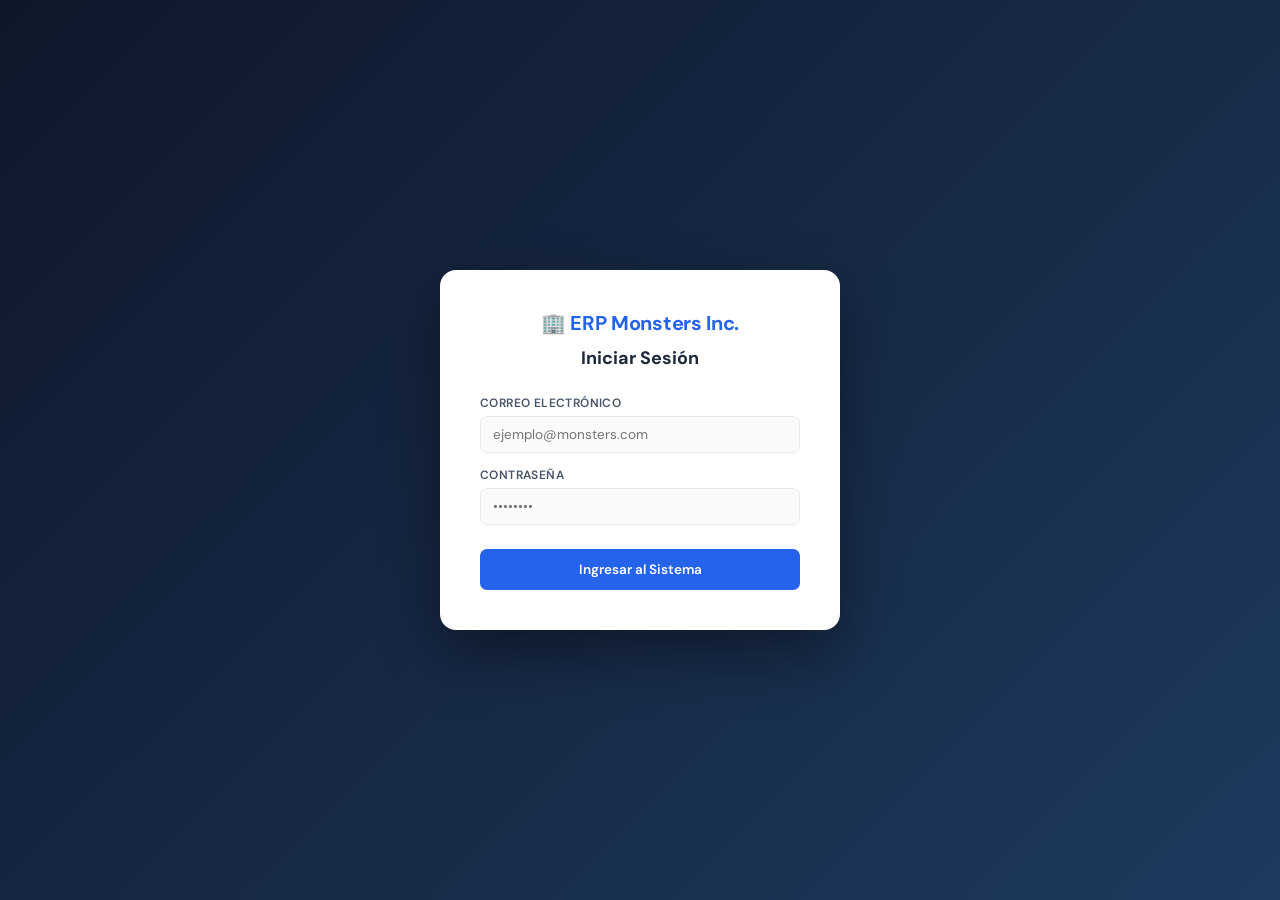
<file: index.html>
<!DOCTYPE html>
<html lang="es">
<head>
  <meta charset="UTF-8">
  <meta name="viewport" content="width=device-width, initial-scale=1.0">
  <title>ERP - Monsters Inc.</title>
  <link rel="stylesheet" href="styles.css">
  <link href="https://fonts.googleapis.com/css2?family=DM+Sans:wght@300;400;500;600;700&family=DM+Mono:wght@400;500&display=swap" rel="stylesheet">
</head>
<body>

  <!-- ===== PANTALLA DE LOGIN ===== -->
  <div id="pantalla-login" class="login-wrapper">
    <div class="login-card">
      <div class="login-logo">🏢 ERP Monsters Inc.</div>
      <h2>Iniciar Sesión</h2>
      <form onsubmit="iniciarSesion(event)">
        <div class="form-group" style="text-align: left;">
          <label>Correo Electrónico</label>
          <input type="email" id="login-correo" placeholder="ejemplo@monsters.com" required>
        </div>
        <div class="form-group" style="text-align: left;">
          <label>Contraseña</label>
          <input type="password" id="login-pass" placeholder="••••••••" required>
        </div>
        <button type="submit" style="width: 100%; margin-top: 10px; padding: 12px;">Ingresar al Sistema</button>
      </form>
    </div>
  </div>

  <!-- ===== APP DASHBOARD ===== -->
  <div id="app-dashboard" class="app-container" style="display: none;">

    <aside class="sidebar">
      <div class="logo">
        <h2>ERP Monsters Inc.</h2>
      </div>
      <nav class="menu">
        <p class="menu-label">OPERACIONES</p>
        <button class="menu-btn activo" onclick="mostrarSeccion('sec-pos', this)">🛒 Punto de Venta</button>
        <button class="menu-btn" onclick="mostrarSeccion('sec-envios', this)">🚚 Envíos</button>
        <button class="menu-btn" onclick="mostrarSeccion('sec-facturas', this)">🧾 Facturación</button>

        <p class="menu-label">CATÁLOGOS</p>
        <button class="menu-btn" onclick="mostrarSeccion('sec-productos', this)">📦 Productos</button>
        <button class="menu-btn" onclick="mostrarSeccion('sec-inventario', this)">🏢 Inventario</button>
        <button class="menu-btn" onclick="mostrarSeccion('sec-clientes', this)">👥 Clientes</button>

        <p class="menu-label">ADMINISTRACIÓN</p>
        <button class="menu-btn" onclick="mostrarSeccion('sec-personal', this)">👔 Personal y Roles</button>
        <button class="menu-btn" onclick="mostrarSeccion('sec-bitacora', this)">📋 Bitácora</button>
      </nav>
      <div class="cuenta">
        <div class="info-usuario">
          <span class="nombre-user">👤 Admin General</span>
          <span class="correo-user">Sucursal: Susto Matriz</span>
        </div>
        <button class="btn-logout" onclick="cerrarSesion()">Cerrar Sesión</button>
      </div>
    </aside>

    <main class="main-content">

      <!-- ===== PUNTO DE VENTA ===== -->
      <section id="sec-pos" class="seccion activa">
        <h1>🛒 Punto de Venta</h1>
        <div class="grid-2-col">
          <div class="card">
            <h2>Datos de la Venta</h2>
            <div class="form-group">
              <label>Cliente</label>
              <select id="clienteVenta">
                <option value="">Público en General</option>
              </select>
            </div>
            <div class="form-group">
              <label>Canal de Venta</label>
              <select id="canalVenta">
                <option value="presencial">Presencial</option>
                <option value="online">Online</option>
                <option value="telefono">Teléfono</option>
              </select>
            </div>
            <div class="form-group">
              <label>Sucursal</label>
              <select id="sucursalVenta">
                <option value="1">Susto Matriz</option>
                <option value="2">Susto Norte</option>
              </select>
            </div>
            <div class="form-group">
              <label>Promoción (opcional)</label>
              <select id="promocionVenta">
                <option value="">Sin promoción</option>
                <option value="1">Descuento Temporada 10%</option>
              </select>
            </div>
            <div class="form-group">
              <label>Código del Producto (SKU)</label>
              <div style="display: flex; gap: 10px;">
                <input type="text" id="skuBusqueda" placeholder="Ej. PRD-001">
                <button style="width: auto;" onclick="agregarProductoVenta()">Agregar</button>
              </div>
            </div>
          </div>
          <div class="card">
            <h2>Resumen de Venta</h2>
            <table>
              <thead>
                <tr>
                  <th>Producto</th>
                  <th>Cant</th>
                  <th>P. Unit.</th>
                  <th>Subtotal</th>
                </tr>
              </thead>
              <tbody id="tablaCarrito">
                <tr><td colspan="4" style="text-align:center; color:#94a3b8; padding:20px;">Sin productos agregados</td></tr>
              </tbody>
            </table>
            <div style="margin-top:15px; border-top:1px solid #e2e8f0; padding-top:15px;">
              <div class="resumen-linea"><span>Subtotal:</span><span id="resumenSubtotal">$0.00</span></div>
              <div class="resumen-linea"><span>Descuento:</span><span id="resumenDescuento" style="color:#10b981;">-$0.00</span></div>
              <div class="resumen-linea total-linea"><span>Total:</span><span id="resumenTotal">$0.00</span></div>
            </div>
            <button style="width: 100%; margin-top: 15px; background: #10b981;" onclick="procesarVenta()">✅ Procesar Pago</button>
          </div>
        </div>
      </section>

      <!-- ===== PRODUCTOS ===== -->
      <section id="sec-productos" class="seccion">
        <h1>📦 Gestión de Productos</h1>
        <div class="grid-2-col">
          <div class="card">
            <h2>Registrar Nuevo Producto</h2>
            <form onsubmit="registrarProducto(event)">
              <div class="form-group">
                <label>Nombre del Producto</label>
                <input type="text" id="nombreProducto" placeholder="Ej. Puerta asustadora estándar" required>
              </div>
              <div class="grid-2-col">
                <div class="form-group">
                  <label>Código SKU</label>
                  <input type="text" id="skuProducto" placeholder="Ej. PRD-001" required>
                </div>
                <div class="form-group">
                  <label>Costo Base ($)</label>
                  <input type="number" id="precioProducto" step="0.01" placeholder="0.00" required>
                </div>
              </div>
              <div class="form-group">
                <label>Categoría</label>
                <select id="categoriaProducto">
                  <option>Puertas</option>
                  <option>Accesorios</option>
                  <option>Equipos de Susto</option>
                  <option>Consumibles</option>
                </select>
              </div>
              <button type="submit" style="width: 100%; margin-top: 10px;">Guardar Producto</button>
            </form>
          </div>
          <div class="card">
            <h2>Catálogo Actual</h2>
            <div class="search-bar">
              <input type="text" placeholder="🔍 Buscar por nombre o SKU..." id="buscarProducto" oninput="filtrarProductos()">
            </div>
            <table>
              <thead>
                <tr><th>SKU</th><th>Nombre</th><th>Costo</th><th>Categoría</th><th>Acciones</th></tr>
              </thead>
              <tbody id="tablaProductos">
                <tr>
                  <td><span class="badge-sku">PRD-001</span></td>
                  <td>Puerta Estándar</td>
                  <td>$1,500.00</td>
                  <td><span class="tag">Puertas</span></td>
                  <td><button class="btn-sm btn-gray">Editar</button></td>
                </tr>
              </tbody>
            </table>
          </div>
        </div>
      </section>

      <!-- ===== INVENTARIO ===== -->
      <section id="sec-inventario" class="seccion">
        <h1>🏢 Inventario por Sucursal</h1>

        <div class="stats-row">
          <div class="stat-card">
            <span class="stat-icon">📦</span>
            <div>
              <p class="stat-label">Total Productos</p>
              <p class="stat-value">24</p>
            </div>
          </div>
          <div class="stat-card">
            <span class="stat-icon" style="background:#fef3c7; color:#d97706;">⚠️</span>
            <div>
              <p class="stat-label">Stock Bajo (&lt;10)</p>
              <p class="stat-value" style="color:#d97706;">5</p>
            </div>
          </div>
          <div class="stat-card">
            <span class="stat-icon" style="background:#fee2e2; color:#ef4444;">🚨</span>
            <div>
              <p class="stat-label">Sin Stock</p>
              <p class="stat-value" style="color:#ef4444;">2</p>
            </div>
          </div>
          <div class="stat-card">
            <span class="stat-icon" style="background:#d1fae5; color:#10b981;">✅</span>
            <div>
              <p class="stat-label">Disponibles</p>
              <p class="stat-value" style="color:#10b981;">17</p>
            </div>
          </div>
        </div>

        <div class="card">
          <div class="card-header-row">
            <h2>Stock por Sucursal y Producto</h2>
            <div style="display:flex; gap:10px; align-items:center;">
              <select id="filtroSucursal" style="width:auto; padding:8px 12px;">
                <option value="">Todas las sucursales</option>
                <option value="1">Susto Matriz</option>
                <option value="2">Susto Norte</option>
              </select>
              <button class="btn-sm" onclick="abrirModalAjusteStock()">+ Ajustar Stock</button>
            </div>
          </div>
          <table>
            <thead>
              <tr>
                <th>SKU</th>
                <th>Producto</th>
                <th>Sucursal</th>
                <th>Disponible</th>
                <th>Estado</th>
                <th>Acciones</th>
              </tr>
            </thead>
            <tbody id="tablaInventario">
              <tr>
                <td><span class="badge-sku">PRD-001</span></td>
                <td>Puerta Estándar</td>
                <td>Susto Matriz</td>
                <td><strong>42</strong></td>
                <td><span class="status-badge status-ok">✅ OK</span></td>
                <td><button class="btn-sm btn-gray">Transferir</button></td>
              </tr>
              <tr>
                <td><span class="badge-sku">PRD-002</span></td>
                <td>Puerta Premium Peluda</td>
                <td>Susto Matriz</td>
                <td><strong>7</strong></td>
                <td><span class="status-badge status-warn">⚠️ Bajo</span></td>
                <td><button class="btn-sm btn-gray">Transferir</button></td>
              </tr>
              <tr>
                <td><span class="badge-sku">PRD-003</span></td>
                <td>Garra Retráctil Deluxe</td>
                <td>Susto Norte</td>
                <td><strong>0</strong></td>
                <td><span class="status-badge status-danger">🚨 Agotado</span></td>
                <td><button class="btn-sm btn-gray">Reabastecer</button></td>
              </tr>
            </tbody>
          </table>
        </div>

        <!-- Modal ajuste stock -->
        <div id="modalAjusteStock" class="modal-overlay" style="display:none;">
          <div class="modal-card">
            <h2>Ajuste de Stock</h2>
            <div class="form-group">
              <label>Sucursal</label>
              <select><option>Susto Matriz</option><option>Susto Norte</option></select>
            </div>
            <div class="form-group">
              <label>Producto (SKU)</label>
              <input type="text" placeholder="PRD-001">
            </div>
            <div class="form-group">
              <label>Cantidad a Ajustar</label>
              <input type="number" placeholder="Ej. +20 o -5">
            </div>
            <div class="form-group">
              <label>Motivo</label>
              <select><option>Recepción de Mercancía</option><option>Merma</option><option>Transferencia</option><option>Ajuste de Inventario</option></select>
            </div>
            <div style="display:flex; gap:10px; margin-top:15px;">
              <button onclick="cerrarModal('modalAjusteStock')">Guardar Ajuste</button>
              <button style="background:#64748b;" onclick="cerrarModal('modalAjusteStock')">Cancelar</button>
            </div>
          </div>
        </div>
      </section>

      <!-- ===== ENVÍOS ===== -->
      <section id="sec-envios" class="seccion">
        <h1>🚚 Gestión de Envíos</h1>

        <div class="stats-row">
          <div class="stat-card">
            <span class="stat-icon" style="background:#dbeafe; color:#3b82f6;">📬</span>
            <div><p class="stat-label">Pendientes</p><p class="stat-value" style="color:#3b82f6;">12</p></div>
          </div>
          <div class="stat-card">
            <span class="stat-icon" style="background:#fef3c7; color:#d97706;">🚛</span>
            <div><p class="stat-label">En Tránsito</p><p class="stat-value" style="color:#d97706;">8</p></div>
          </div>
          <div class="stat-card">
            <span class="stat-icon" style="background:#d1fae5; color:#10b981;">✅</span>
            <div><p class="stat-label">Entregados (hoy)</p><p class="stat-value" style="color:#10b981;">5</p></div>
          </div>
          <div class="stat-card">
            <span class="stat-icon" style="background:#fee2e2; color:#ef4444;">❌</span>
            <div><p class="stat-label">Fallidos</p><p class="stat-value" style="color:#ef4444;">1</p></div>
          </div>
        </div>

        <div class="card">
          <div class="card-header-row">
            <h2>Seguimiento de Envíos</h2>
            <div style="display:flex; gap:10px;">
              <select style="width:auto; padding:8px 12px;">
                <option value="">Todos los estados</option>
                <option>Pendiente</option>
                <option>En tránsito</option>
                <option>Entregado</option>
                <option>Fallido</option>
              </select>
              <input type="date" style="width:auto; padding:8px 12px;">
            </div>
          </div>
          <table>
            <thead>
              <tr>
                <th>ID Envío</th>
                <th>Venta #</th>
                <th>Destino</th>
                <th>Guía</th>
                <th>Est. Entrega</th>
                <th>Estado</th>
                <th>Acciones</th>
              </tr>
            </thead>
            <tbody id="tablaEnvios">
              <tr>
                <td><span class="mono">#ENV-001</span></td>
                <td>#VTA-145</td>
                <td>Calle Monstruo 42, CDMX</td>
                <td><span class="mono">GUA-928374</span></td>
                <td>2025-07-20</td>
                <td><span class="status-badge status-warn">🚛 En Tránsito</span></td>
                <td>
                  <button class="btn-sm" onclick="abrirModalEnvio('ENV-001')">Ver</button>
                  <button class="btn-sm btn-gray">Actualizar</button>
                </td>
              </tr>
              <tr>
                <td><span class="mono">#ENV-002</span></td>
                <td>#VTA-143</td>
                <td>Av. Terror 7, Monterrey</td>
                <td><span class="mono">GUA-928100</span></td>
                <td>2025-07-18</td>
                <td><span class="status-badge status-ok">✅ Entregado</span></td>
                <td>
                  <button class="btn-sm" onclick="abrirModalEnvio('ENV-002')">Ver</button>
                  <button class="btn-sm btn-gray" style="opacity:0.4;" disabled>Actualizar</button>
                </td>
              </tr>
              <tr>
                <td><span class="mono">#ENV-003</span></td>
                <td>#VTA-140</td>
                <td>Blvd. Fantasmas 88, GDL</td>
                <td><span class="mono">GUA-927001</span></td>
                <td>2025-07-15</td>
                <td><span class="status-badge status-danger">❌ Fallido</span></td>
                <td>
                  <button class="btn-sm" onclick="abrirModalEnvio('ENV-003')">Ver</button>
                  <button class="btn-sm" style="background:#f59e0b;">Reintentar</button>
                </td>
              </tr>
            </tbody>
          </table>
        </div>

        <!-- Modal detalle envío -->
        <div id="modalDetalleEnvio" class="modal-overlay" style="display:none;">
          <div class="modal-card">
            <h2>Detalle del Envío <span id="modalEnvioId" class="mono" style="color:#3b82f6;"></span></h2>
            <div class="timeline">
              <div class="timeline-item completado"><span class="tl-dot"></span><div><strong>Pedido Generado</strong><small>2025-07-12 09:00</small></div></div>
              <div class="timeline-item completado"><span class="tl-dot"></span><div><strong>Preparación en Almacén</strong><small>2025-07-13 11:30</small></div></div>
              <div class="timeline-item activo"><span class="tl-dot"></span><div><strong>En Tránsito</strong><small>2025-07-14 08:15</small></div></div>
              <div class="timeline-item pendiente"><span class="tl-dot"></span><div><strong>Entrega Estimada</strong><small>2025-07-20</small></div></div>
            </div>
            <button style="margin-top:15px; background:#64748b;" onclick="cerrarModal('modalDetalleEnvio')">Cerrar</button>
          </div>
        </div>
      </section>

      <!-- ===== FACTURACIÓN ===== -->
      <section id="sec-facturas" class="seccion">
        <h1>🧾 Facturación</h1>

        <div class="grid-2-col">
          <div class="card">
            <h2>Generar CFDI</h2>
            <div class="form-group">
              <label>Venta a Facturar</label>
              <select>
                <option>#VTA-145 — $1,500.00 (2025-07-14)</option>
                <option>#VTA-143 — $3,200.00 (2025-07-12)</option>
              </select>
            </div>
            <div class="form-group">
              <label>RFC del Cliente</label>
              <input type="text" placeholder="MAMI850101AAA" style="text-transform:uppercase;" id="rfcFactura">
            </div>
            <div class="form-group">
              <label>Razón Social</label>
              <input type="text" placeholder="Nombre o empresa del cliente">
            </div>
            <div class="form-group">
              <label>Uso del CFDI</label>
              <select>
                <option>G01 — Adquisición de mercancias</option>
                <option>G03 — Gastos en general</option>
                <option>P01 — Por definir</option>
              </select>
            </div>
            <div class="form-group">
              <label>Sello Digital (simulado)</label>
              <input type="text" value="SEAL-2025-MONSTERS-XYZ" readonly style="background:#f8fafc; color:#94a3b8; font-family: monospace;">
            </div>
            <button style="width:100%; margin-top:5px;" onclick="generarCFDI()">📤 Timbrar CFDI</button>
          </div>

          <div class="card">
            <h2>Facturas Emitidas</h2>
            <div class="search-bar">
              <input type="text" placeholder="🔍 Buscar por RFC o folio...">
            </div>
            <table>
              <thead>
                <tr><th>Folio</th><th>RFC</th><th>Fecha</th><th>Total</th><th>Estado</th><th>PDF</th></tr>
              </thead>
              <tbody id="tablaFacturas">
                <tr>
                  <td><span class="mono">FAC-0042</span></td>
                  <td><span class="mono">MAMI850101</span></td>
                  <td>2025-07-12</td>
                  <td>$3,200.00</td>
                  <td><span class="status-badge status-ok">✅ Timbrada</span></td>
                  <td><button class="btn-sm btn-gray">📄 Ver</button></td>
                </tr>
                <tr>
                  <td><span class="mono">FAC-0043</span></td>
                  <td><span class="mono">SCAR920301</span></td>
                  <td>2025-07-14</td>
                  <td>$1,500.00</td>
                  <td><span class="status-badge status-warn">⏳ Pendiente</span></td>
                  <td><button class="btn-sm btn-gray" disabled style="opacity:0.4;">📄 Ver</button></td>
                </tr>
              </tbody>
            </table>
          </div>
        </div>
      </section>

      <!-- ===== CLIENTES ===== -->
      <section id="sec-clientes" class="seccion">
        <h1>👥 Gestión de Clientes</h1>
        <div class="grid-2-col">
          <div class="card">
            <h2>Registrar Cliente</h2>
            <form onsubmit="registrarCliente(event)">
              <div class="form-group">
                <label>Tipo de Cliente</label>
                <select id="tipoCliente">
                  <option value="persona_fisica">Persona Física</option>
                  <option value="persona_moral">Persona Moral</option>
                </select>
              </div>
              <div class="form-group">
                <label>Nombre / Razón Social</label>
                <input type="text" id="nombreCliente" placeholder="Ej. Boo S.A. de C.V." required>
              </div>
              <div class="form-group">
                <label>RFC</label>
                <input type="text" id="rfcCliente" placeholder="Ej. BSC020101AAA" style="text-transform:uppercase;">
              </div>
              <div class="grid-2-col">
                <div class="form-group">
                  <label>Correo Electrónico</label>
                  <input type="email" id="correoCliente" placeholder="cliente@mail.com" required>
                </div>
                <div class="form-group">
                  <label>Teléfono</label>
                  <input type="tel" id="telefonoCliente" placeholder="55 0000 0000">
                </div>
              </div>
              <div class="form-group">
                <label>Dirección</label>
                <input type="text" id="direccionCliente" placeholder="Calle, número, colonia">
              </div>
              <div class="grid-3-col">
                <div class="form-group">
                  <label>Ciudad</label>
                  <input type="text" id="ciudadCliente" placeholder="CDMX">
                </div>
                <div class="form-group">
                  <label>Estado</label>
                  <input type="text" id="estadoCliente" placeholder="CDMX">
                </div>
                <div class="form-group">
                  <label>C.P.</label>
                  <input type="text" id="cpCliente" placeholder="00000">
                </div>
              </div>
              <button type="submit" style="width:100%; margin-top:5px;">Guardar Cliente</button>
            </form>
          </div>

          <div class="card">
            <h2>Directorio de Clientes</h2>
            <div class="search-bar">
              <input type="text" placeholder="🔍 Buscar por nombre, RFC o correo..." oninput="filtrarClientes(this.value)">
            </div>
            <table>
              <thead>
                <tr><th>Nombre</th><th>RFC</th><th>Tipo</th><th>Correo</th><th>Acciones</th></tr>
              </thead>
              <tbody id="tablaClientes">
                <tr>
                  <td><strong>Boo S.A. de C.V.</strong></td>
                  <td><span class="mono">BSC020101AAA</span></td>
                  <td><span class="tag">Moral</span></td>
                  <td>boo@monsters.com</td>
                  <td>
                    <button class="btn-sm btn-gray">Ver</button>
                    <button class="btn-sm btn-gray">Editar</button>
                  </td>
                </tr>
                <tr>
                  <td><strong>Mike Wazowski</strong></td>
                  <td><span class="mono">WAMI790304AAB</span></td>
                  <td><span class="tag tag-blue">Física</span></td>
                  <td>mike@monsters.com</td>
                  <td>
                    <button class="btn-sm btn-gray">Ver</button>
                    <button class="btn-sm btn-gray">Editar</button>
                  </td>
                </tr>
              </tbody>
            </table>
          </div>
        </div>
      </section>

      <!-- ===== PERSONAL Y ROLES ===== -->
      <section id="sec-personal" class="seccion">
        <h1>👔 Personal y Roles</h1>
        <div class="tab-group">
          <button class="tab-btn tab-activo" onclick="cambiarTab('tab-empleados', this)">👥 Empleados</button>
          <button class="tab-btn" onclick="cambiarTab('tab-roles', this)">🔐 Roles y Permisos</button>
        </div>

        <div id="tab-empleados" class="tab-content activa">
          <div class="grid-2-col">
            <div class="card">
              <h2>Registrar Empleado</h2>
              <form onsubmit="event.preventDefault(); alert('Empleado registrado');">
                <div class="form-group">
                  <label>Nombre Completo</label>
                  <input type="text" placeholder="Ej. James P. Sullivan" required>
                </div>
                <div class="grid-2-col">
                  <div class="form-group">
                    <label>Correo Corporativo</label>
                    <input type="email" placeholder="sullivan@monsters.com" required>
                  </div>
                  <div class="form-group">
                    <label>Contraseña Inicial</label>
                    <input type="password" placeholder="••••••••" required>
                  </div>
                </div>
                <div class="grid-2-col">
                  <div class="form-group">
                    <label>Rol Asignado</label>
                    <select>
                      <option>Admin General</option>
                      <option>Vendedor</option>
                      <option>Almacenista</option>
                      <option>Contador</option>
                    </select>
                  </div>
                  <div class="form-group">
                    <label>Sucursal</label>
                    <select>
                      <option>Susto Matriz</option>
                      <option>Susto Norte</option>
                    </select>
                  </div>
                </div>
                <div class="form-group">
                  <label>Región</label>
                  <select>
                    <option>Centro</option>
                    <option>Norte</option>
                    <option>Sur</option>
                  </select>
                </div>
                <div class="form-group" style="display:flex; align-items:center; gap:10px;">
                  <input type="checkbox" id="empleadoActivo" checked style="width:auto;">
                  <label for="empleadoActivo" style="margin:0;">Empleado Activo</label>
                </div>
                <button type="submit" style="width:100%; margin-top:5px;">Registrar Empleado</button>
              </form>
            </div>
            <div class="card">
              <h2>Directorio de Empleados</h2>
              <div class="search-bar">
                <input type="text" placeholder="🔍 Buscar empleado...">
              </div>
              <table>
                <thead>
                  <tr><th>Nombre</th><th>Rol</th><th>Sucursal</th><th>Estado</th><th>Acciones</th></tr>
                </thead>
                <tbody>
                  <tr>
                    <td>
                      <div style="display:flex; align-items:center; gap:8px;">
                        <div class="avatar">JS</div>
                        <div>
                          <strong>James Sullivan</strong>
                          <small style="display:block; color:#94a3b8;">sullivan@monsters.com</small>
                        </div>
                      </div>
                    </td>
                    <td><span class="tag tag-purple">Admin General</span></td>
                    <td>Susto Matriz</td>
                    <td><span class="status-badge status-ok">Activo</span></td>
                    <td><button class="btn-sm btn-gray">Editar</button></td>
                  </tr>
                  <tr>
                    <td>
                      <div style="display:flex; align-items:center; gap:8px;">
                        <div class="avatar" style="background:#0ea5e9;">MW</div>
                        <div>
                          <strong>Mike Wazowski</strong>
                          <small style="display:block; color:#94a3b8;">mike@monsters.com</small>
                        </div>
                      </div>
                    </td>
                    <td><span class="tag">Vendedor</span></td>
                    <td>Susto Norte</td>
                    <td><span class="status-badge status-ok">Activo</span></td>
                    <td><button class="btn-sm btn-gray">Editar</button></td>
                  </tr>
                  <tr>
                    <td>
                      <div style="display:flex; align-items:center; gap:8px;">
                        <div class="avatar" style="background:#64748b;">RO</div>
                        <div>
                          <strong>Roz Okonkwo</strong>
                          <small style="display:block; color:#94a3b8;">roz@monsters.com</small>
                        </div>
                      </div>
                    </td>
                    <td><span class="tag tag-amber">Contador</span></td>
                    <td>Susto Matriz</td>
                    <td><span class="status-badge status-danger">Inactivo</span></td>
                    <td><button class="btn-sm btn-gray">Editar</button></td>
                  </tr>
                </tbody>
              </table>
            </div>
          </div>
        </div>

        <div id="tab-roles" class="tab-content">
          <div class="grid-2-col">
            <div class="card">
              <h2>Roles Disponibles</h2>
              <table>
                <thead>
                  <tr><th>ID</th><th>Nombre del Rol</th><th>Permisos</th><th>Acciones</th></tr>
                </thead>
                <tbody>
                  <tr>
                    <td><span class="mono">ROL-1</span></td>
                    <td><strong>Admin General</strong></td>
                    <td><span class="tag tag-purple">12 permisos</span></td>
                    <td><button class="btn-sm btn-gray">Ver</button></td>
                  </tr>
                  <tr>
                    <td><span class="mono">ROL-2</span></td>
                    <td><strong>Vendedor</strong></td>
                    <td><span class="tag">5 permisos</span></td>
                    <td><button class="btn-sm btn-gray">Ver</button></td>
                  </tr>
                  <tr>
                    <td><span class="mono">ROL-3</span></td>
                    <td><strong>Almacenista</strong></td>
                    <td><span class="tag">4 permisos</span></td>
                    <td><button class="btn-sm btn-gray">Ver</button></td>
                  </tr>
                  <tr>
                    <td><span class="mono">ROL-4</span></td>
                    <td><strong>Contador</strong></td>
                    <td><span class="tag tag-amber">6 permisos</span></td>
                    <td><button class="btn-sm btn-gray">Ver</button></td>
                  </tr>
                </tbody>
              </table>
              <button style="margin-top:15px;" onclick="alert('Nuevo rol')">+ Crear Nuevo Rol</button>
            </div>
            <div class="card">
              <h2>Matriz de Permisos — Vendedor</h2>
              <p style="color:#64748b; font-size:13px; margin-bottom:15px;">Selecciona un rol para editar sus permisos.</p>
              <div class="permisos-grid">
                <div class="permiso-item">
                  <div>
                    <strong>Ver Productos</strong>
                    <small>Acceso al catálogo</small>
                  </div>
                  <label class="toggle"><input type="checkbox" checked><span class="slider"></span></label>
                </div>
                <div class="permiso-item">
                  <div>
                    <strong>Crear Ventas</strong>
                    <small>Punto de venta</small>
                  </div>
                  <label class="toggle"><input type="checkbox" checked><span class="slider"></span></label>
                </div>
                <div class="permiso-item">
                  <div>
                    <strong>Ver Inventario</strong>
                    <small>Consultar stock</small>
                  </div>
                  <label class="toggle"><input type="checkbox" checked><span class="slider"></span></label>
                </div>
                <div class="permiso-item">
                  <div>
                    <strong>Editar Inventario</strong>
                    <small>Ajustar cantidades</small>
                  </div>
                  <label class="toggle"><input type="checkbox"><span class="slider"></span></label>
                </div>
                <div class="permiso-item">
                  <div>
                    <strong>Ver Facturas</strong>
                    <small>Consultar CFDI</small>
                  </div>
                  <label class="toggle"><input type="checkbox"><span class="slider"></span></label>
                </div>
                <div class="permiso-item">
                  <div>
                    <strong>Gestionar Personal</strong>
                    <small>Alta/baja empleados</small>
                  </div>
                  <label class="toggle"><input type="checkbox"><span class="slider"></span></label>
                </div>
              </div>
              <button style="margin-top:15px; width:100%;">Guardar Permisos</button>
            </div>
          </div>
        </div>
      </section>

      <!-- ===== BITÁCORA ===== -->
      <section id="sec-bitacora" class="seccion">
        <h1>📋 Bitácora del Sistema</h1>

        <div class="card">
          <div class="card-header-row">
            <h2>Registro de Acciones</h2>
            <div style="display:flex; gap:10px; flex-wrap:wrap;">
              <input type="text" placeholder="🔍 Buscar acción..." style="width:200px;">
              <select style="width:auto; padding:8px 12px;">
                <option value="">Todos los empleados</option>
                <option>James Sullivan</option>
                <option>Mike Wazowski</option>
              </select>
              <input type="date" style="width:auto; padding:8px 12px;">
              <button class="btn-sm btn-gray">Exportar CSV</button>
            </div>
          </div>
          <table>
            <thead>
              <tr>
                <th>Fecha / Hora</th>
                <th>Empleado</th>
                <th>Módulo</th>
                <th>Acción</th>
                <th>Detalle</th>
              </tr>
            </thead>
            <tbody id="tablaBitacora">
              <tr>
                <td><span class="mono" style="font-size:12px;">2025-07-14 09:42</span></td>
                <td>
                  <div style="display:flex; align-items:center; gap:6px;">
                    <div class="avatar" style="width:24px; height:24px; font-size:10px;">JS</div>
                    James Sullivan
                  </div>
                </td>
                <td><span class="tag">Ventas</span></td>
                <td>Venta registrada</td>
                <td style="font-size:12px; color:#64748b;">VTA-145 — $1,500.00 — Puerta Estándar x1</td>
              </tr>
              <tr>
                <td><span class="mono" style="font-size:12px;">2025-07-14 09:15</span></td>
                <td>
                  <div style="display:flex; align-items:center; gap:6px;">
                    <div class="avatar" style="width:24px; height:24px; font-size:10px; background:#0ea5e9;">MW</div>
                    Mike Wazowski
                  </div>
                </td>
                <td><span class="tag tag-amber">Inventario</span></td>
                <td>Ajuste de stock</td>
                <td style="font-size:12px; color:#64748b;">PRD-002 +20 uds — Recepción de mercancía</td>
              </tr>
              <tr>
                <td><span class="mono" style="font-size:12px;">2025-07-13 18:00</span></td>
                <td>
                  <div style="display:flex; align-items:center; gap:6px;">
                    <div class="avatar" style="width:24px; height:24px; font-size:10px;">JS</div>
                    James Sullivan
                  </div>
                </td>
                <td><span class="tag tag-purple">Personal</span></td>
                <td>Rol modificado</td>
                <td style="font-size:12px; color:#64748b;">ROL-2 Vendedor — Permiso "Ver Facturas" desactivado</td>
              </tr>
              <tr>
                <td><span class="mono" style="font-size:12px;">2025-07-13 12:30</span></td>
                <td>
                  <div style="display:flex; align-items:center; gap:6px;">
                    <div class="avatar" style="width:24px; height:24px; font-size:10px; background:#0ea5e9;">MW</div>
                    Mike Wazowski
                  </div>
                </td>
                <td><span class="tag tag-blue">Clientes</span></td>
                <td>Cliente registrado</td>
                <td style="font-size:12px; color:#64748b;">Boo S.A. de C.V. — RFC: BSC020101AAA</td>
              </tr>
              <tr>
                <td><span class="mono" style="font-size:12px;">2025-07-13 09:00</span></td>
                <td>
                  <div style="display:flex; align-items:center; gap:6px;">
                    <div class="avatar" style="width:24px; height:24px; font-size:10px;">JS</div>
                    James Sullivan
                  </div>
                </td>
                <td><span class="tag">Ventas</span></td>
                <td>CFDI timbrado</td>
                <td style="font-size:12px; color:#64748b;">FAC-0042 — $3,200.00 — RFC: MAMI850101</td>
              </tr>
              <tr>
                <td><span class="mono" style="font-size:12px;">2025-07-12 17:55</span></td>
                <td>
                  <div style="display:flex; align-items:center; gap:6px;">
                    <div class="avatar" style="width:24px; height:24px; font-size:10px; background:#64748b;">RO</div>
                    Roz Okonkwo
                  </div>
                </td>
                <td><span class="tag tag-amber">Personal</span></td>
                <td>Sesión iniciada</td>
                <td style="font-size:12px; color:#64748b;">Acceso desde 192.168.1.45</td>
              </tr>
            </tbody>
          </table>
          <div class="paginacion">
            <button class="btn-sm btn-gray" disabled>← Anterior</button>
            <span style="font-size:13px; color:#64748b;">Página 1 de 8</span>
            <button class="btn-sm btn-gray">Siguiente →</button>
          </div>
        </div>
      </section>

    </main>
  </div>

  <script src="script.js"></script>
</body>
</html>
</file>
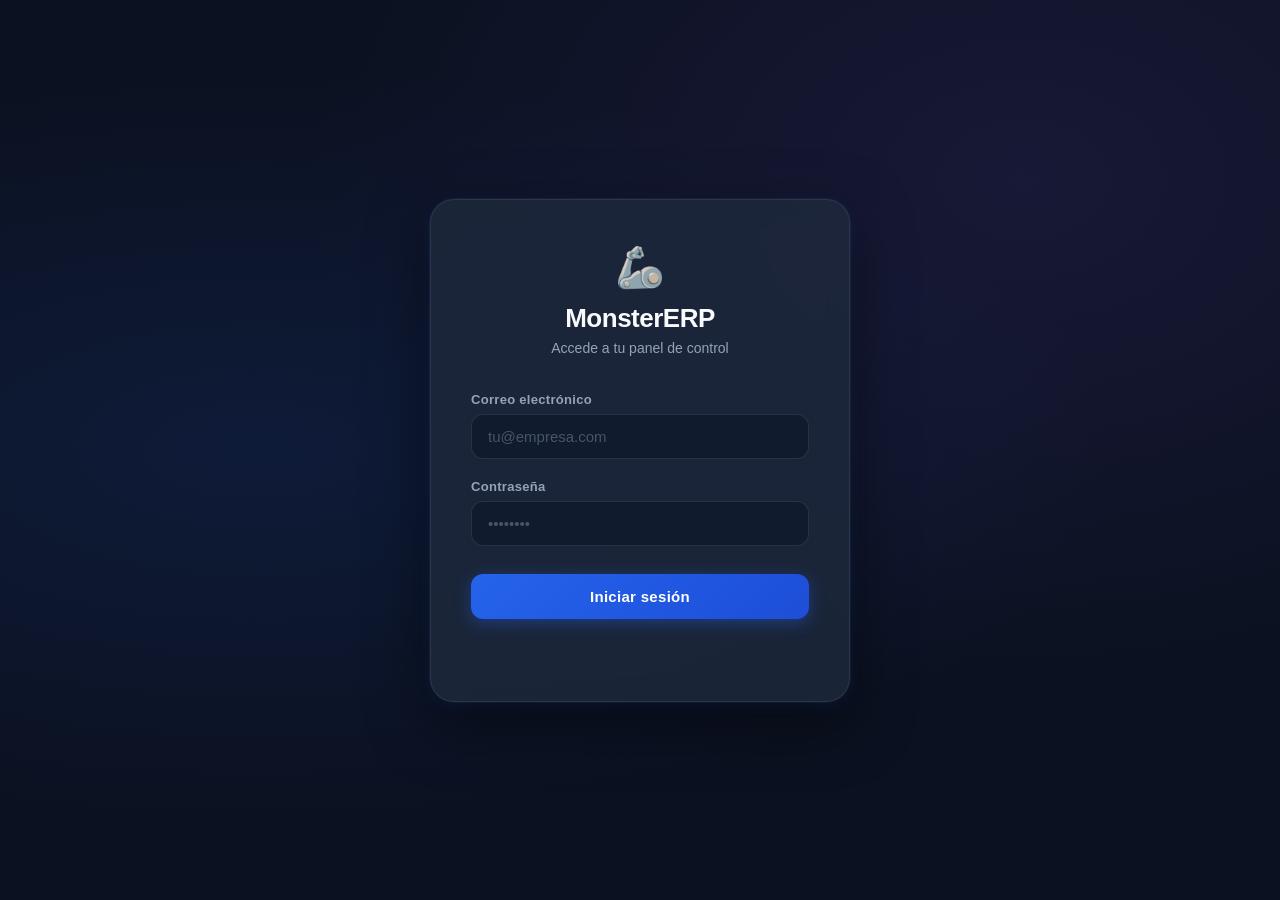
<file: frontend/pages/auth/login.html>
<!DOCTYPE html>
<html lang="es">

<head>
    <meta charset="UTF-8">
    <meta name="viewport" content="width=device-width, initial-scale=1.0">
    <title>MonsterInc ERP — Iniciar sesión</title>
    <link rel="stylesheet" href="../../assets/css/auth.css">
</head>

<body>
    <div class="login-wrapper">
        <div class="login-card">
            <div class="login-brand">
                <span class="brand-icon">🦾</span>
                <h1>MonsterERP</h1>
                <p>Accede a tu panel de control</p>
            </div>

            <form id="loginForm" novalidate>
                <div class="field">
                    <label for="correo">Correo electrónico</label>
                    <input type="email" id="correo" placeholder="tu@empresa.com" required autocomplete="email">
                </div>
                <div class="field">
                    <label for="password">Contraseña</label>
                    <input type="password" id="password" placeholder="••••••••" required autocomplete="current-password">
                </div>
                <button type="submit" class="btn-login">Iniciar sesión</button>
            </form>

            <p id="message" class="login-message" aria-live="polite"></p>
        </div>
    </div>

    <script src="../../assets/js/auth.js"></script>
</body>

</html>
</file>
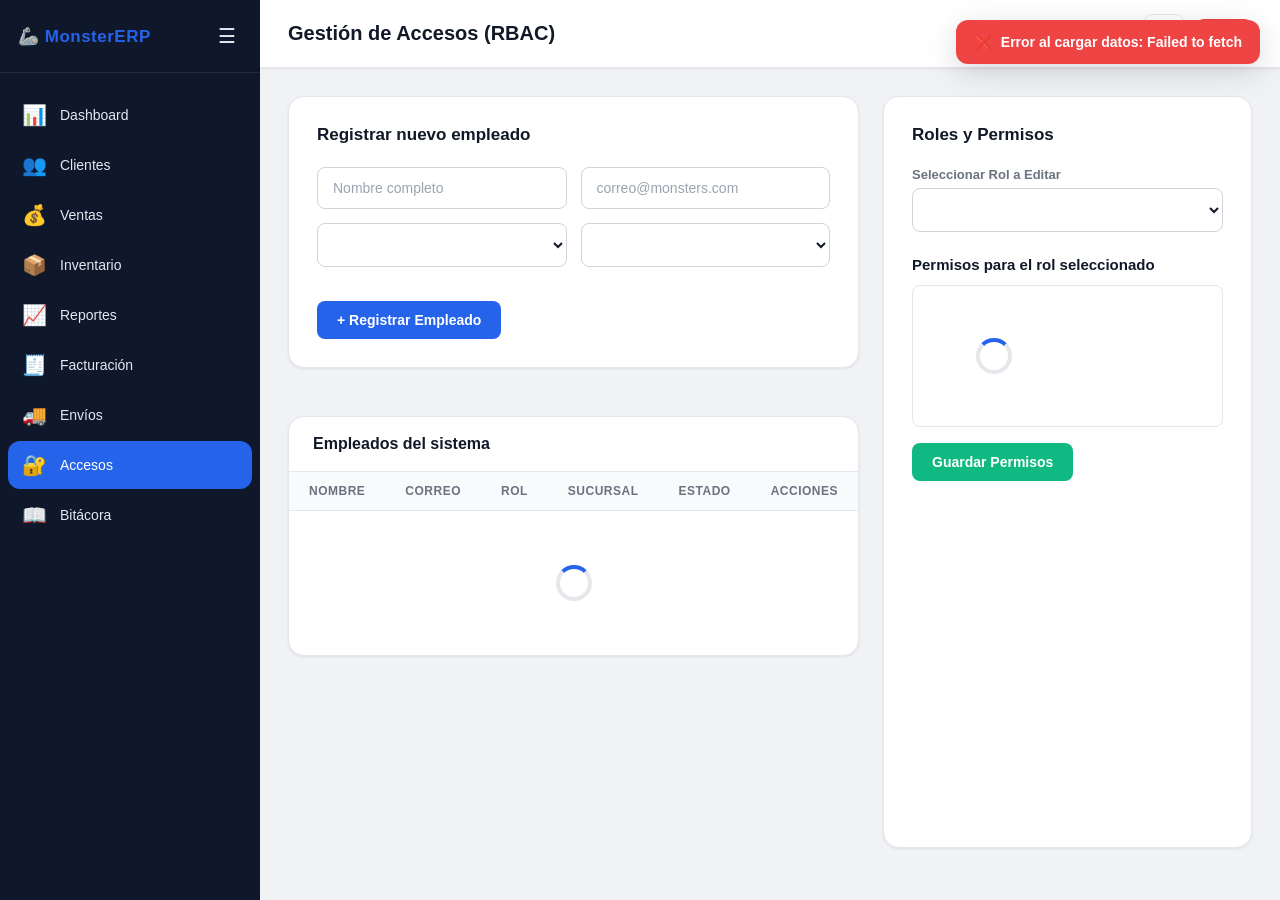
<file: frontend/pages/erp/accesos.html>
<!DOCTYPE html>
<html lang="es">
<head>
    <meta charset="UTF-8">
    <meta name="viewport" content="width=device-width, initial-scale=1.0">
    <title>Accesos — MonsterERP</title>
    <link rel="stylesheet" href="../../assets/css/global.css">
</head>
<body>
    <div class="erp-layout">
        <aside class="sidebar" id="sidebar">
            <div class="sidebar-brand">
                <span class="brand-name">🦾 MonsterERP</span>
                <button class="toggle-btn" id="toggleSidebar">☰</button>
            </div>
            <nav class="sidebar-nav"><ul>
                <li><a href="./dashboard.html"><span class="nav-icon">📊</span><span class="nav-label">Dashboard</span></a></li>
                <li><a href="./clientes.html"><span class="nav-icon">👥</span><span class="nav-label">Clientes</span></a></li>
                <li><a href="./ventas.html"><span class="nav-icon">💰</span><span class="nav-label">Ventas</span></a></li>
                <li><a href="./inventario.html"><span class="nav-icon">📦</span><span class="nav-label">Inventario</span></a></li>
                <li><a href="./reportes.html"><span class="nav-icon">📈</span><span class="nav-label">Reportes</span></a></li>
                <li><a href="./facturas.html"><span class="nav-icon">🧾</span><span class="nav-label">Facturación</span></a></li>
                <li><a href="./envios.html"><span class="nav-icon">🚚</span><span class="nav-label">Envíos</span></a></li>
                <li><a href="./accesos.html"><span class="nav-icon">🔐</span><span class="nav-label">Accesos</span></a></li>
                <li><a href="./bitacora.html"><span class="nav-icon">📖</span><span class="nav-label">Bitácora</span></a></li>
            </ul></nav>
        </aside>
        <div class="main-wrapper" id="mainWrapper">
            <header class="topbar">
                <h1 class="topbar-title">Gestión de Accesos (RBAC)</h1>
                <div class="topbar-actions">
                    <button class="btn btn-ghost btn-icon" id="darkModeBtn">🌙</button>
                    <button class="btn btn-danger btn-sm" id="logoutBtn">Salir</button>
                </div>
            </header>
            <main class="page-content" style="display: grid; grid-template-columns: 1.5fr 1fr; gap: 24px;">
                
                <!-- Columna Izquierda: Empleados -->
                <div style="display: flex; flex-direction: column; gap: 24px;">
                    <div class="form-card">
                        <h2>Registrar nuevo empleado</h2>
                        <div class="form-grid">
                            <input type="text" id="employeeName" placeholder="Nombre completo">
                            <input type="email" id="employeeEmail" placeholder="correo@monsters.com">
                            <select id="employeeRole"></select>
                            <select id="employeeBranch"></select>
                        </div>
                        <button class="btn btn-primary" id="createEmployee" style="margin-top: 16px;">+ Registrar Empleado</button>
                    </div>

                    <div class="table-wrapper">
                        <div class="table-header"><h2>Empleados del sistema</h2></div>
                        <div class="table-scroll">
                            <table>
                                <thead>
                                    <tr>
                                        <th>Nombre</th>
                                        <th>Correo</th>
                                        <th>Rol</th>
                                        <th>Sucursal</th>
                                        <th>Estado</th>
                                        <th>Acciones</th>
                                    </tr>
                                </thead>
                                <tbody id="employeeRows">
                                    <tr><td colspan="6"><div class="spinner"></div></td></tr>
                                </tbody>
                            </table>
                        </div>
                    </div>
                </div>

                <!-- Columna Derecha: Roles y Permisos -->
                <div class="form-card">
                    <h2>Roles y Permisos</h2>
                    <div class="form-grid" style="grid-template-columns: 1fr;">
                        <div>
                            <label style="font-size:13px;font-weight:600;color:var(--text-secondary);display:block;margin-bottom:6px;">Seleccionar Rol a Editar</label>
                            <select id="roleEditor"></select>
                        </div>
                    </div>
                    <h3 style="font-size: 15px; font-weight: 700; margin-top: 24px; margin-bottom: 12px;">Permisos para el rol seleccionado</h3>
                    <div id="permissionChecklist" style="display: grid; grid-template-columns: 1fr 1fr; gap: 8px; max-height: 300px; overflow-y: auto; border: 1px solid var(--border); padding: 12px; border-radius: var(--radius-sm);">
                        <div class="spinner"></div>
                    </div>
                    <button class="btn btn-success" id="saveRoleChanges" style="margin-top: 16px;">Guardar Permisos</button>
                </div>

            </main>
        </div>
    </div>
    <div id="toastContainer"></div>
    <script src="../../assets/js/layout.js"></script>
    <script src="../../assets/js/access.js"></script>
</body>
</html>
</file>
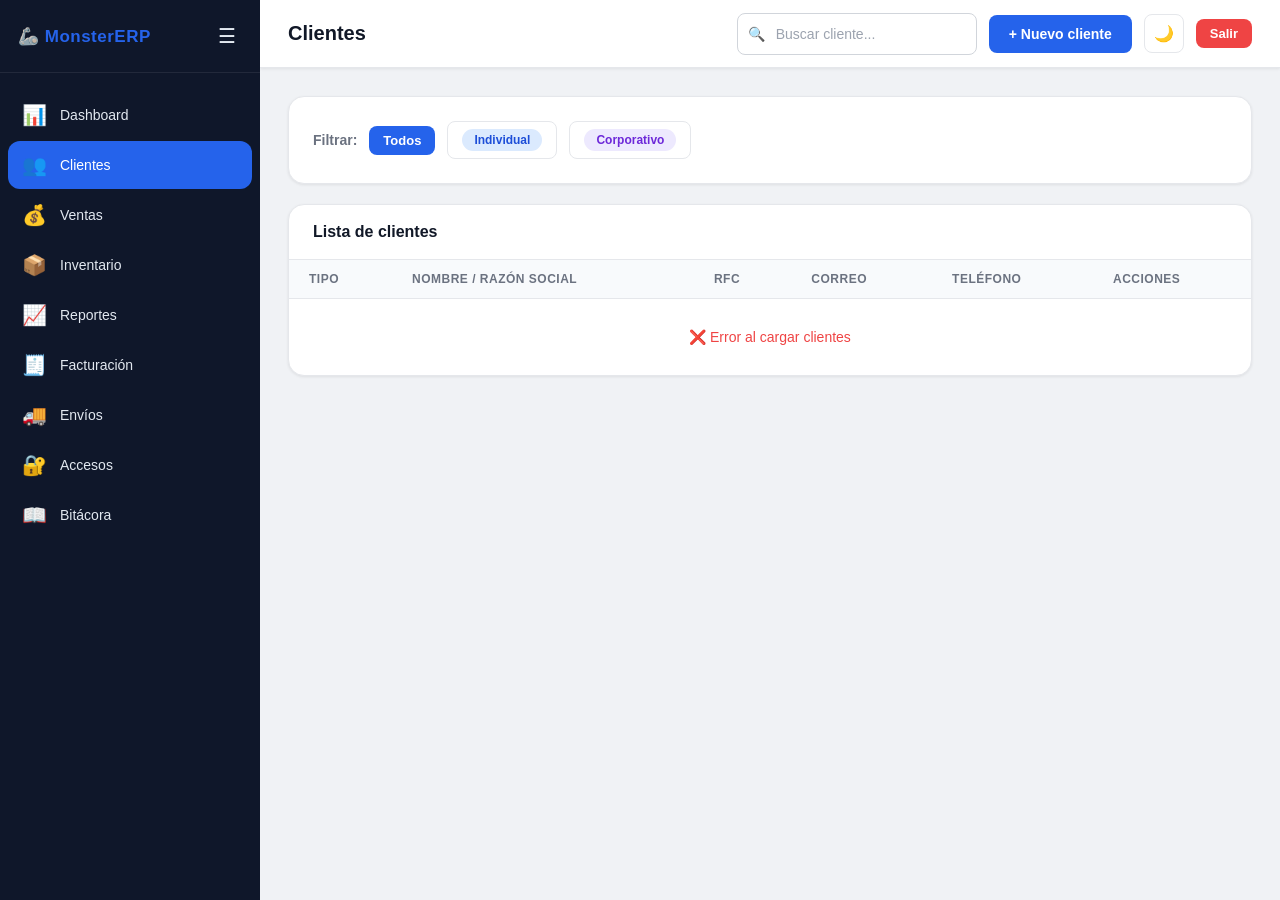
<file: frontend/pages/erp/clientes.html>
<!DOCTYPE html>
<html lang="es">
<head>
    <meta charset="UTF-8">
    <meta name="viewport" content="width=device-width, initial-scale=1.0">
    <title>Clientes — MonsterERP</title>
    <link rel="stylesheet" href="../../assets/css/global.css">
</head>
<body>

    <div class="erp-layout">

        <!-- SIDEBAR -->
        <aside class="sidebar" id="sidebar">
            <div class="sidebar-brand">
                <span class="brand-name">🦾 MonsterERP</span>
                <button class="toggle-btn" id="toggleSidebar">☰</button>
            </div>
            <nav class="sidebar-nav">
                <ul>
                    <li><a href="./dashboard.html"><span class="nav-icon">📊</span><span class="nav-label">Dashboard</span></a></li>
                    <li><a href="./clientes.html"><span class="nav-icon">👥</span><span class="nav-label">Clientes</span></a></li>
                    <li><a href="./ventas.html"><span class="nav-icon">💰</span><span class="nav-label">Ventas</span></a></li>
                    <li><a href="./inventario.html"><span class="nav-icon">📦</span><span class="nav-label">Inventario</span></a></li>
                    <li><a href="./reportes.html"><span class="nav-icon">📈</span><span class="nav-label">Reportes</span></a></li>
                    <li><a href="./facturas.html"><span class="nav-icon">🧾</span><span class="nav-label">Facturación</span></a></li>
                    <li><a href="./envios.html"><span class="nav-icon">🚚</span><span class="nav-label">Envíos</span></a></li>
                    <li><a href="./accesos.html"><span class="nav-icon">🔐</span><span class="nav-label">Accesos</span></a></li>
<li><a href="./bitacora.html"><span class="nav-icon">📖</span><span class="nav-label">Bitácora</span></a></li>
                </ul>
            </nav>
        </aside>

        <!-- MAIN -->
        <div class="main-wrapper" id="mainWrapper">

            <!-- TOPBAR -->
            <header class="topbar">
                <h1 class="topbar-title">Clientes</h1>
                <div class="topbar-actions">
                    <div class="search-box">
                        <input type="text" id="searchInput" placeholder="Buscar cliente...">
                    </div>
                    <button class="btn btn-primary" onclick="openModal('clienteModal')">+ Nuevo cliente</button>
                    <button class="btn btn-ghost btn-icon" id="darkModeBtn">🌙</button>
                    <button class="btn btn-danger btn-sm" id="logoutBtn">Salir</button>
                </div>
            </header>

            <!-- CONTENT -->
            <main class="page-content">

                <!-- FILTROS -->
                <div class="card" style="margin-bottom:20px; display:flex; gap:12px; align-items:center; flex-wrap:wrap;">
                    <span style="font-weight:600; font-size:14px; color:var(--text-secondary);">Filtrar:</span>
                    <button class="btn btn-sm btn-primary" onclick="filterClientes('todos')">Todos</button>
                    <button class="btn btn-sm btn-ghost" onclick="filterClientes('Individual')">
                        <span class="badge badge-blue">Individual</span>
                    </button>
                    <button class="btn btn-sm btn-ghost" onclick="filterClientes('Corporativo')">
                        <span class="badge badge-purple">Corporativo</span>
                    </button>
                    <span id="clienteCount" style="margin-left:auto; font-size:13px; color:var(--text-muted);"></span>
                </div>

                <!-- TABLE -->
                <div class="table-wrapper">
                    <div class="table-header">
                        <h2>Lista de clientes</h2>
                    </div>
                    <div class="table-scroll">
                        <table>
                            <thead>
                                <tr>
                                    <th>Tipo</th>
                                    <th>Nombre / Razón social</th>
                                    <th>RFC</th>
                                    <th>Correo</th>
                                    <th>Teléfono</th>
                                    <th>Acciones</th>
                                </tr>
                            </thead>
                            <tbody id="clientesTable">
                                <tr><td colspan="6"><div class="spinner"></div></td></tr>
                            </tbody>
                        </table>
                    </div>
                </div>

            </main>
        </div>
    </div>

    <!-- TOAST -->
    <div id="toastContainer"></div>

    <!-- MODAL: CREAR / EDITAR CLIENTE -->
    <div class="modal-overlay" id="clienteModal">
        <div class="modal">
            <div class="modal-header">
                <h2 id="modalTitle">Nuevo cliente</h2>
                <button class="modal-close">✕</button>
            </div>
            <div class="modal-body">
                <div class="form-grid">
                    <div>
                        <label style="font-size:13px; font-weight:600; color:var(--text-secondary); margin-bottom:6px; display:block;">Tipo</label>
                        <select id="tipoCliente">
                            <option value="Individual">Individual</option>
                            <option value="Corporativo">Corporativo</option>
                        </select>
                    </div>
                    <div>
                        <label style="font-size:13px; font-weight:600; color:var(--text-secondary); margin-bottom:6px; display:block;">Nombre o razón social *</label>
                        <input type="text" id="nombre" placeholder="Ej: Empresa S.A. de C.V.">
                    </div>
                    <div>
                        <label style="font-size:13px; font-weight:600; color:var(--text-secondary); margin-bottom:6px; display:block;">RFC</label>
                        <input type="text" id="rfc" placeholder="Ej: ABC123456XYZ">
                    </div>
                    <div>
                        <label style="font-size:13px; font-weight:600; color:var(--text-secondary); margin-bottom:6px; display:block;">Correo</label>
                        <input type="email" id="correo" placeholder="correo@empresa.com">
                    </div>
                    <div>
                        <label style="font-size:13px; font-weight:600; color:var(--text-secondary); margin-bottom:6px; display:block;">Teléfono</label>
                        <input type="text" id="telefono" placeholder="55 1234 5678">
                    </div>
                </div>
            </div>
            <div class="modal-footer">
                <button class="btn btn-ghost" onclick="closeModal('clienteModal')">Cancelar</button>
                <button class="btn btn-primary" id="saveBtn">Guardar</button>
            </div>
        </div>
    </div>

    <!-- MODAL: CONFIRMAR ELIMINAR -->
    <div class="modal-overlay" id="deleteModal">
        <div class="modal">
            <div class="modal-header">
                <h2>Confirmar eliminación</h2>
                <button class="modal-close">✕</button>
            </div>
            <div class="modal-body">
                <p>¿Estás seguro que deseas eliminar este cliente? Esta acción no se puede deshacer.</p>
            </div>
            <div class="modal-footer">
                <button class="btn btn-ghost" onclick="closeModal('deleteModal')">Cancelar</button>
                <button class="btn btn-danger" id="confirmDeleteBtn">Eliminar</button>
            </div>
        </div>
    </div>

    <script src="../../assets/js/layout.js"></script>
    <script src="../../assets/js/clientes.js"></script>
</body>
</html>
</file>
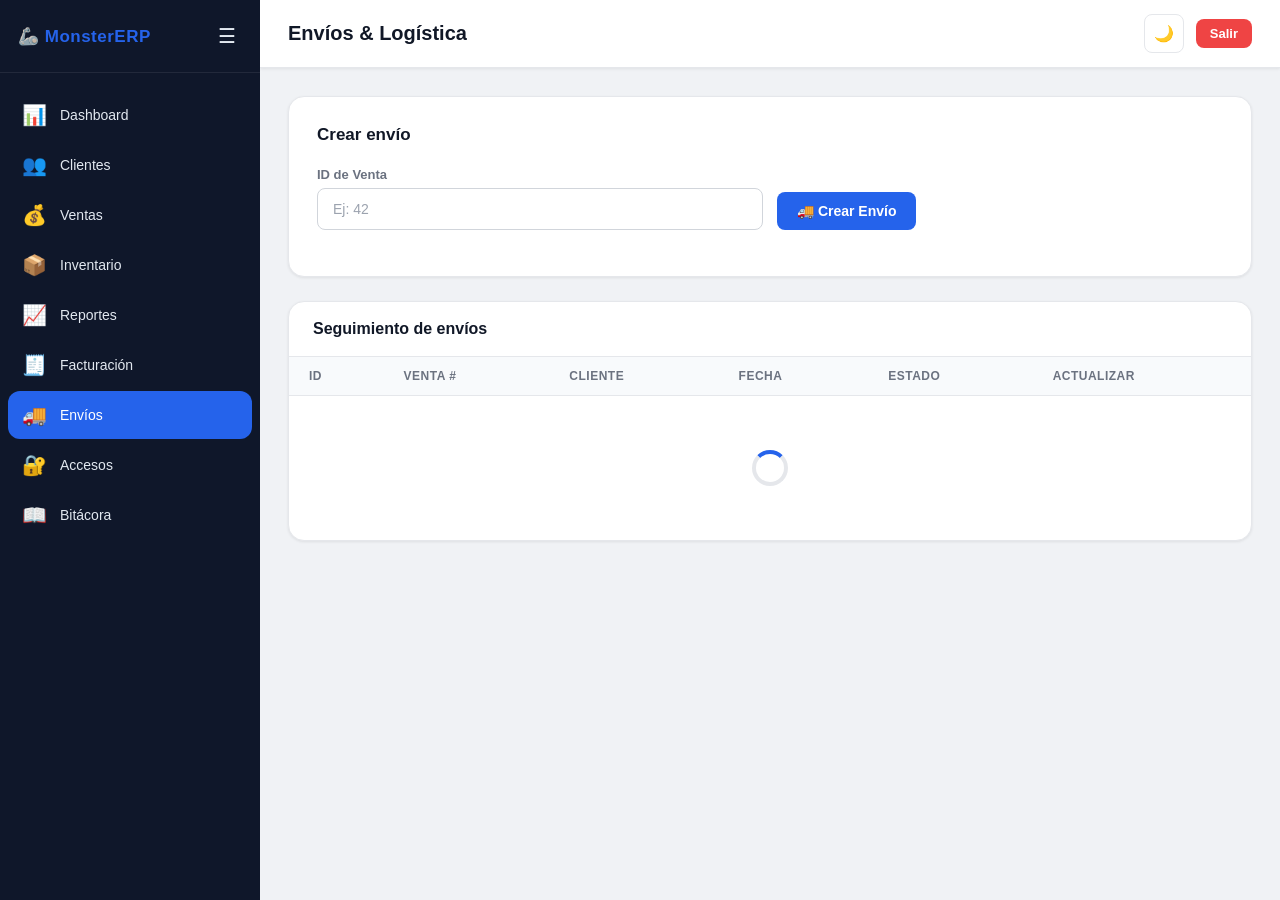
<file: frontend/pages/erp/envios.html>
<!DOCTYPE html>
<html lang="es">
<head>
    <meta charset="UTF-8">
    <meta name="viewport" content="width=device-width, initial-scale=1.0">
    <title>Envíos — MonsterERP</title>
    <link rel="stylesheet" href="../../assets/css/global.css">
</head>
<body>
    <div class="erp-layout">
        <aside class="sidebar" id="sidebar">
            <div class="sidebar-brand">
                <span class="brand-name">🦾 MonsterERP</span>
                <button class="toggle-btn" id="toggleSidebar">☰</button>
            </div>
            <nav class="sidebar-nav"><ul>
                <li><a href="./dashboard.html"><span class="nav-icon">📊</span><span class="nav-label">Dashboard</span></a></li>
                <li><a href="./clientes.html"><span class="nav-icon">👥</span><span class="nav-label">Clientes</span></a></li>
                <li><a href="./ventas.html"><span class="nav-icon">💰</span><span class="nav-label">Ventas</span></a></li>
                <li><a href="./inventario.html"><span class="nav-icon">📦</span><span class="nav-label">Inventario</span></a></li>
                <li><a href="./reportes.html"><span class="nav-icon">📈</span><span class="nav-label">Reportes</span></a></li>
                <li><a href="./facturas.html"><span class="nav-icon">🧾</span><span class="nav-label">Facturación</span></a></li>
                <li><a href="./envios.html"><span class="nav-icon">🚚</span><span class="nav-label">Envíos</span></a></li>
                <li><a href="./accesos.html"><span class="nav-icon">🔐</span><span class="nav-label">Accesos</span></a></li>
<li><a href="./bitacora.html"><span class="nav-icon">📖</span><span class="nav-label">Bitácora</span></a></li>
            </ul></nav>
        </aside>
        <div class="main-wrapper" id="mainWrapper">
            <header class="topbar">
                <h1 class="topbar-title">Envíos & Logística</h1>
                <div class="topbar-actions">
                    <button class="btn btn-ghost btn-icon" id="darkModeBtn">🌙</button>
                    <button class="btn btn-danger btn-sm" id="logoutBtn">Salir</button>
                </div>
            </header>
            <main class="page-content">

                <div class="form-card">
                    <h2>Crear envío</h2>
                    <div class="form-grid">
                        <div>
                            <label style="font-size:13px;font-weight:600;color:var(--text-secondary);display:block;margin-bottom:6px;">ID de Venta</label>
                            <input type="number" id="ventaInput" placeholder="Ej: 42">
                        </div>
                        <div style="display:flex;align-items:flex-end;">
                            <button class="btn btn-primary" id="createBtn">🚚 Crear Envío</button>
                        </div>
                    </div>
                </div>

                <div class="table-wrapper">
                    <div class="table-header"><h2>Seguimiento de envíos</h2></div>
                    <div class="table-scroll">
                        <table>
                            <thead>
                                <tr>
                                    <th>ID</th>
                                    <th>Venta #</th>
                                    <th>Cliente</th>
                                    <th>Fecha</th>
                                    <th>Estado</th>
                                    <th>Actualizar</th>
                                </tr>
                            </thead>
                            <tbody id="enviosTable">
                                <tr><td colspan="6"><div class="spinner"></div></td></tr>
                            </tbody>
                        </table>
                    </div>
                </div>
            </main>
        </div>
    </div>
    <div id="toastContainer"></div>
    <script src="../../assets/js/layout.js"></script>
    <script src="../../assets/js/envios.js"></script>
</body>
</html>
</file>
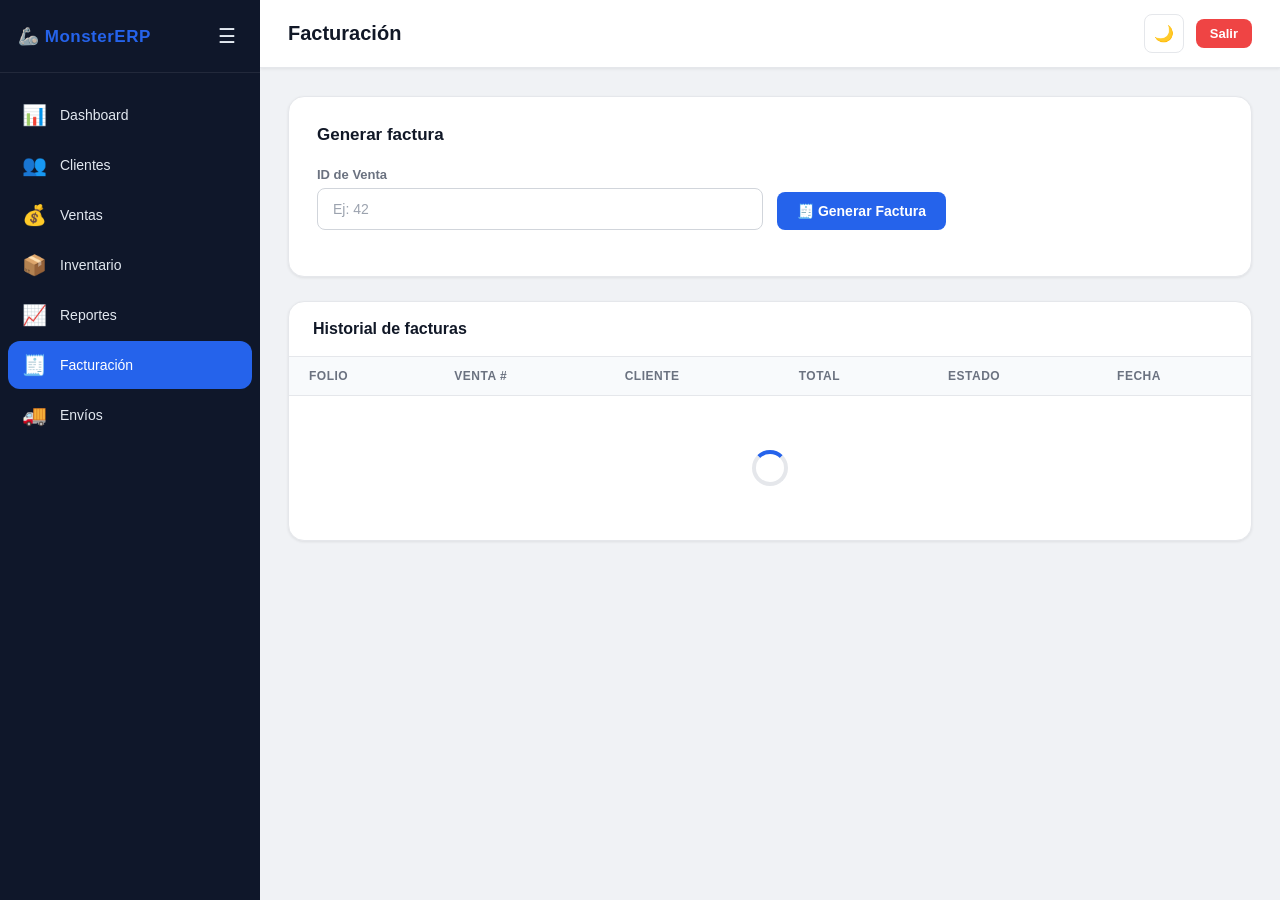
<file: frontend/pages/erp/facturas.html>
<!DOCTYPE html>
<html lang="es">
<head>
    <meta charset="UTF-8">
    <meta name="viewport" content="width=device-width, initial-scale=1.0">
    <title>Facturación — MonsterERP</title>
    <link rel="stylesheet" href="../../assets/css/global.css">
</head>
<body>
    <div class="erp-layout">
        <aside class="sidebar" id="sidebar">
            <div class="sidebar-brand">
                <span class="brand-name">🦾 MonsterERP</span>
                <button class="toggle-btn" id="toggleSidebar">☰</button>
            </div>
            <nav class="sidebar-nav"><ul>
                <li><a href="./dashboard.html"><span class="nav-icon">📊</span><span class="nav-label">Dashboard</span></a></li>
                <li><a href="./clientes.html"><span class="nav-icon">👥</span><span class="nav-label">Clientes</span></a></li>
                <li><a href="./ventas.html"><span class="nav-icon">💰</span><span class="nav-label">Ventas</span></a></li>
                <li><a href="./inventario.html"><span class="nav-icon">📦</span><span class="nav-label">Inventario</span></a></li>
                <li><a href="./reportes.html"><span class="nav-icon">📈</span><span class="nav-label">Reportes</span></a></li>
                <li><a href="./facturas.html"><span class="nav-icon">🧾</span><span class="nav-label">Facturación</span></a></li>
                <li><a href="./envios.html"><span class="nav-icon">🚚</span><span class="nav-label">Envíos</span></a></li>
            </ul></nav>
        </aside>
        <div class="main-wrapper" id="mainWrapper">
            <header class="topbar">
                <h1 class="topbar-title">Facturación</h1>
                <div class="topbar-actions">
                    <button class="btn btn-ghost btn-icon" id="darkModeBtn">🌙</button>
                    <button class="btn btn-danger btn-sm" id="logoutBtn">Salir</button>
                </div>
            </header>
            <main class="page-content">

                <div class="form-card">
                    <h2>Generar factura</h2>
                    <div class="form-grid">
                        <div>
                            <label style="font-size:13px;font-weight:600;color:var(--text-secondary);display:block;margin-bottom:6px;">ID de Venta</label>
                            <input type="number" id="ventaInput" placeholder="Ej: 42">
                        </div>
                        <div style="display:flex;align-items:flex-end;">
                            <button class="btn btn-primary" id="generateBtn">🧾 Generar Factura</button>
                        </div>
                    </div>
                </div>

                <div class="table-wrapper">
                    <div class="table-header"><h2>Historial de facturas</h2></div>
                    <div class="table-scroll">
                        <table>
                            <thead>
                                <tr>
                                    <th>Folio</th>
                                    <th>Venta #</th>
                                    <th>Cliente</th>
                                    <th>Total</th>
                                    <th>Estado</th>
                                    <th>Fecha</th>
                                </tr>
                            </thead>
                            <tbody id="facturasTable">
                                <tr><td colspan="6"><div class="spinner"></div></td></tr>
                            </tbody>
                        </table>
                    </div>
                </div>
            </main>
        </div>
    </div>
    <div id="toastContainer"></div>
    <script src="../../assets/js/layout.js"></script>
    <script src="../../assets/js/facturas.js"></script>
</body>
</html>
</file>
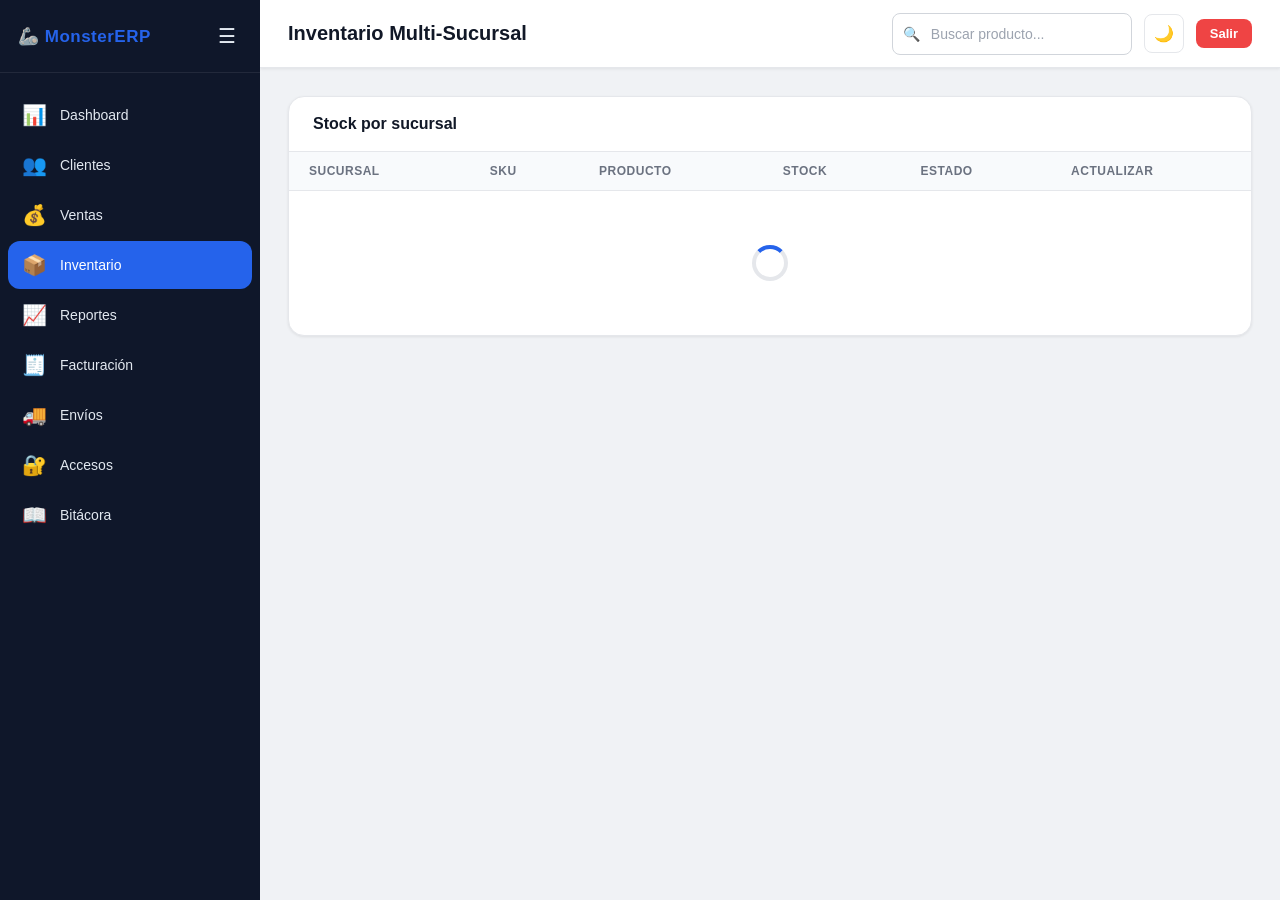
<file: frontend/pages/erp/inventario.html>
<!DOCTYPE html>
<html lang="es">
<head>
    <meta charset="UTF-8">
    <meta name="viewport" content="width=device-width, initial-scale=1.0">
    <title>Inventario — MonsterERP</title>
    <link rel="stylesheet" href="../../assets/css/global.css">
</head>
<body>
    <div class="erp-layout">
        <aside class="sidebar" id="sidebar">
            <div class="sidebar-brand">
                <span class="brand-name">🦾 MonsterERP</span>
                <button class="toggle-btn" id="toggleSidebar">☰</button>
            </div>
            <nav class="sidebar-nav"><ul>
                <li><a href="./dashboard.html"><span class="nav-icon">📊</span><span class="nav-label">Dashboard</span></a></li>
                <li><a href="./clientes.html"><span class="nav-icon">👥</span><span class="nav-label">Clientes</span></a></li>
                <li><a href="./ventas.html"><span class="nav-icon">💰</span><span class="nav-label">Ventas</span></a></li>
                <li><a href="./inventario.html"><span class="nav-icon">📦</span><span class="nav-label">Inventario</span></a></li>
                <li><a href="./reportes.html"><span class="nav-icon">📈</span><span class="nav-label">Reportes</span></a></li>
                <li><a href="./facturas.html"><span class="nav-icon">🧾</span><span class="nav-label">Facturación</span></a></li>
                <li><a href="./envios.html"><span class="nav-icon">🚚</span><span class="nav-label">Envíos</span></a></li>
                <li><a href="./accesos.html"><span class="nav-icon">🔐</span><span class="nav-label">Accesos</span></a></li>
<li><a href="./bitacora.html"><span class="nav-icon">📖</span><span class="nav-label">Bitácora</span></a></li>
            </ul></nav>
        </aside>
        <div class="main-wrapper" id="mainWrapper">
            <header class="topbar">
                <h1 class="topbar-title">Inventario Multi-Sucursal</h1>
                <div class="topbar-actions">
                    <div class="search-box">
                        <input type="text" id="searchInput" placeholder="Buscar producto...">
                    </div>
                    <button class="btn btn-ghost btn-icon" id="darkModeBtn">🌙</button>
                    <button class="btn btn-danger btn-sm" id="logoutBtn">Salir</button>
                </div>
            </header>
            <main class="page-content">
                <div class="table-wrapper">
                    <div class="table-header"><h2>Stock por sucursal</h2></div>
                    <div class="table-scroll">
                        <table>
                            <thead>
                                <tr>
                                    <th>Sucursal</th>
                                    <th>SKU</th>
                                    <th>Producto</th>
                                    <th>Stock</th>
                                    <th>Estado</th>
                                    <th>Actualizar</th>
                                </tr>
                            </thead>
                            <tbody id="inventoryTable">
                                <tr><td colspan="6"><div class="spinner"></div></td></tr>
                            </tbody>
                        </table>
                    </div>
                </div>
            </main>
        </div>
    </div>
    <div id="toastContainer"></div>
    <script src="../../assets/js/layout.js"></script>
    <script src="../../assets/js/inventario.js"></script>
</body>
</html>
</file>
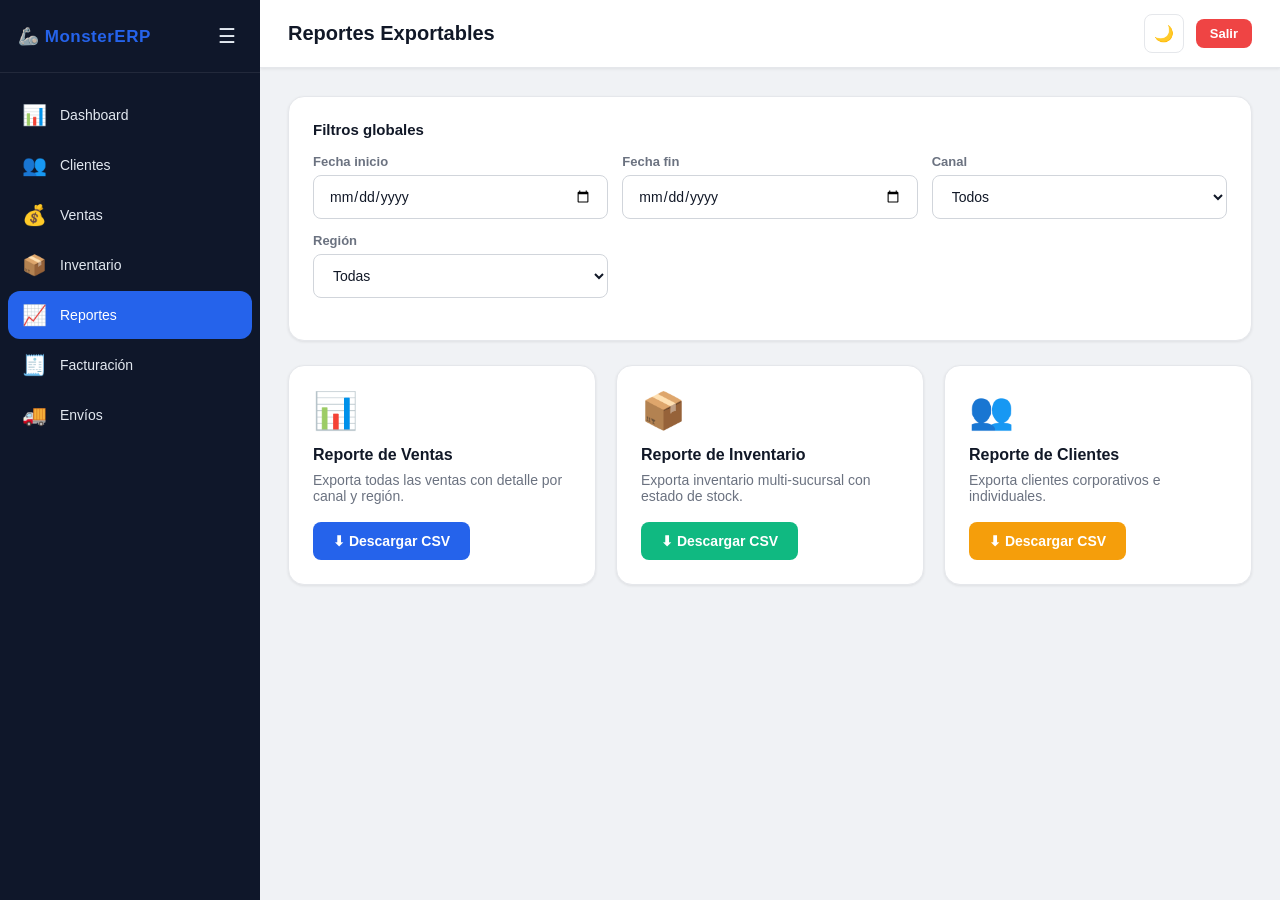
<file: frontend/pages/erp/reportes.html>
<!DOCTYPE html>
<html lang="es">
<head>
    <meta charset="UTF-8">
    <meta name="viewport" content="width=device-width, initial-scale=1.0">
    <title>Reportes — MonsterERP</title>
    <link rel="stylesheet" href="../../assets/css/global.css">
</head>
<body>
    <div class="erp-layout">
        <aside class="sidebar" id="sidebar">
            <div class="sidebar-brand">
                <span class="brand-name">🦾 MonsterERP</span>
                <button class="toggle-btn" id="toggleSidebar">☰</button>
            </div>
            <nav class="sidebar-nav"><ul>
                <li><a href="./dashboard.html"><span class="nav-icon">📊</span><span class="nav-label">Dashboard</span></a></li>
                <li><a href="./clientes.html"><span class="nav-icon">👥</span><span class="nav-label">Clientes</span></a></li>
                <li><a href="./ventas.html"><span class="nav-icon">💰</span><span class="nav-label">Ventas</span></a></li>
                <li><a href="./inventario.html"><span class="nav-icon">📦</span><span class="nav-label">Inventario</span></a></li>
                <li><a href="./reportes.html"><span class="nav-icon">📈</span><span class="nav-label">Reportes</span></a></li>
                <li><a href="./facturas.html"><span class="nav-icon">🧾</span><span class="nav-label">Facturación</span></a></li>
                <li><a href="./envios.html"><span class="nav-icon">🚚</span><span class="nav-label">Envíos</span></a></li>
            </ul></nav>
        </aside>
        <div class="main-wrapper" id="mainWrapper">
            <header class="topbar">
                <h1 class="topbar-title">Reportes Exportables</h1>
                <div class="topbar-actions">
                    <button class="btn btn-ghost btn-icon" id="darkModeBtn">🌙</button>
                    <button class="btn btn-danger btn-sm" id="logoutBtn">Salir</button>
                </div>
            </header>
            <main class="page-content">

                <!-- FILTROS FECHA -->
                <div class="card" style="margin-bottom:24px;">
                    <h2 style="font-size:15px;font-weight:700;margin-bottom:16px;">Filtros globales</h2>
                    <div class="form-grid">
                        <div>
                            <label style="font-size:13px;font-weight:600;color:var(--text-secondary);display:block;margin-bottom:6px;">Fecha inicio</label>
                            <input type="date" id="fechaInicio">
                        </div>
                        <div>
                            <label style="font-size:13px;font-weight:600;color:var(--text-secondary);display:block;margin-bottom:6px;">Fecha fin</label>
                            <input type="date" id="fechaFin">
                        </div>
                        <div>
                            <label style="font-size:13px;font-weight:600;color:var(--text-secondary);display:block;margin-bottom:6px;">Canal</label>
                            <select id="canalFilter">
                                <option value="">Todos</option>
                                <option value="Fisica">Física</option>
                                <option value="Linea">Línea</option>
                                <option value="Corporativo">Corporativo</option>
                            </select>
                        </div>
                        <div>
                            <label style="font-size:13px;font-weight:600;color:var(--text-secondary);display:block;margin-bottom:6px;">Región</label>
                            <select id="regionFilter">
                                <option value="">Todas</option>
                                <option value="Norte">Norte</option>
                                <option value="Centro">Centro</option>
                                <option value="Corporativo">Corporativo</option>
                            </select>
                        </div>
                    </div>
                </div>

                <!-- TARJETAS DE REPORTES -->
                <div style="display:grid; grid-template-columns:repeat(auto-fit,minmax(260px,1fr)); gap:20px;">
                    <div class="card">
                        <div style="font-size:36px;margin-bottom:14px;">📊</div>
                        <h2 style="font-size:16px;font-weight:700;margin-bottom:8px;">Reporte de Ventas</h2>
                        <p style="font-size:14px;color:var(--text-secondary);margin-bottom:18px;">Exporta todas las ventas con detalle por canal y región.</p>
                        <button class="btn btn-primary" onclick="downloadReport('ventas')">⬇ Descargar CSV</button>
                    </div>
                    <div class="card">
                        <div style="font-size:36px;margin-bottom:14px;">📦</div>
                        <h2 style="font-size:16px;font-weight:700;margin-bottom:8px;">Reporte de Inventario</h2>
                        <p style="font-size:14px;color:var(--text-secondary);margin-bottom:18px;">Exporta inventario multi-sucursal con estado de stock.</p>
                        <button class="btn btn-success" onclick="downloadReport('inventario')">⬇ Descargar CSV</button>
                    </div>
                    <div class="card">
                        <div style="font-size:36px;margin-bottom:14px;">👥</div>
                        <h2 style="font-size:16px;font-weight:700;margin-bottom:8px;">Reporte de Clientes</h2>
                        <p style="font-size:14px;color:var(--text-secondary);margin-bottom:18px;">Exporta clientes corporativos e individuales.</p>
                        <button class="btn btn-warning" onclick="downloadReport('clientes')">⬇ Descargar CSV</button>
                    </div>
                </div>

            </main>
        </div>
    </div>
    <div id="toastContainer"></div>
    <script src="../../assets/js/layout.js"></script>
    <script src="../../assets/js/reportes.js"></script>
</body>
</html>
</file>
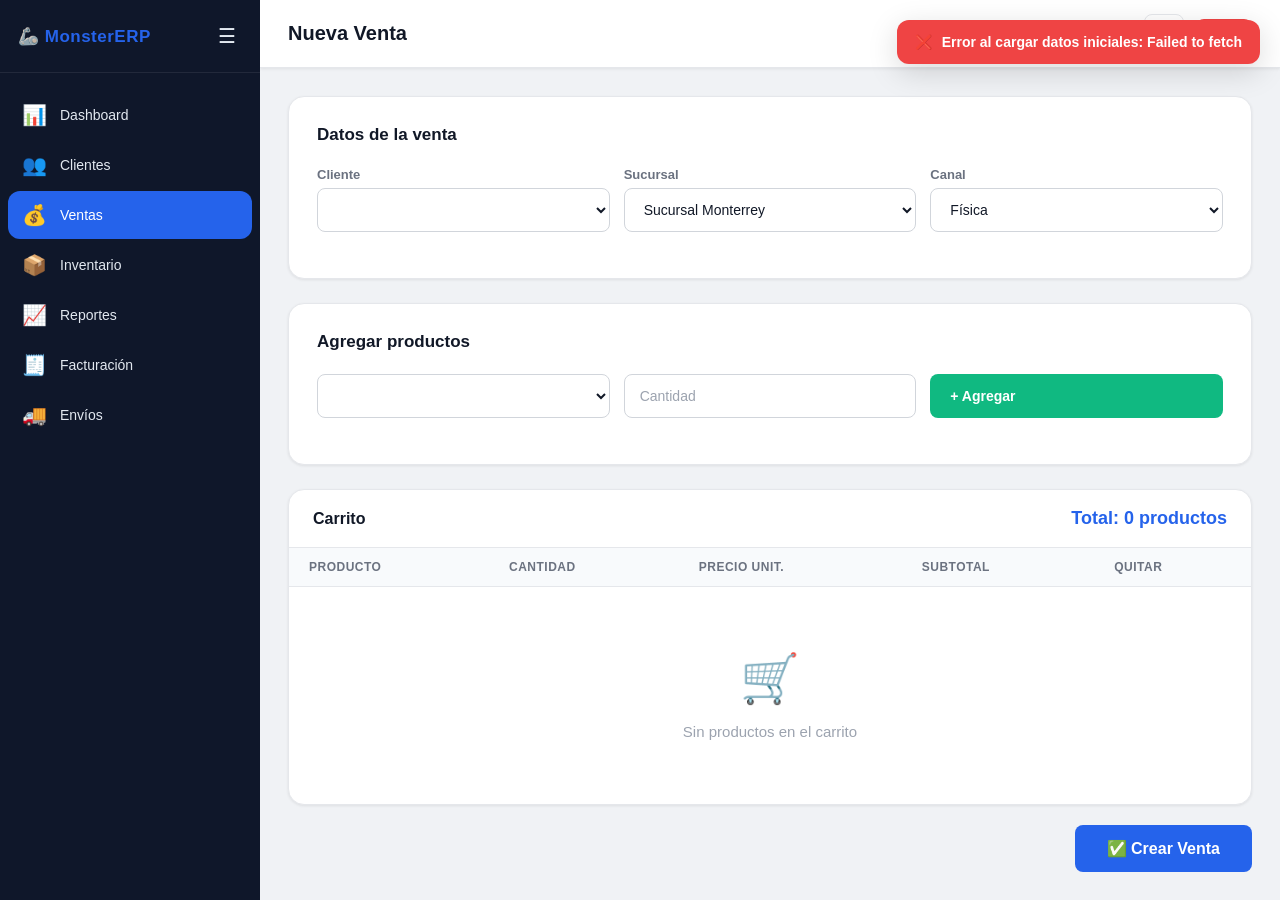
<file: frontend/pages/erp/ventas.html>
<!DOCTYPE html>
<html lang="es">
<head>
    <meta charset="UTF-8">
    <meta name="viewport" content="width=device-width, initial-scale=1.0">
    <title>Ventas — MonsterERP</title>
    <link rel="stylesheet" href="../../assets/css/global.css">
</head>
<body>
    <div class="erp-layout">
        <aside class="sidebar" id="sidebar">
            <div class="sidebar-brand">
                <span class="brand-name">🦾 MonsterERP</span>
                <button class="toggle-btn" id="toggleSidebar">☰</button>
            </div>
            <nav class="sidebar-nav">
                <ul>
                    <li><a href="./dashboard.html"><span class="nav-icon">📊</span><span class="nav-label">Dashboard</span></a></li>
                    <li><a href="./clientes.html"><span class="nav-icon">👥</span><span class="nav-label">Clientes</span></a></li>
                    <li><a href="./ventas.html"><span class="nav-icon">💰</span><span class="nav-label">Ventas</span></a></li>
                    <li><a href="./inventario.html"><span class="nav-icon">📦</span><span class="nav-label">Inventario</span></a></li>
                    <li><a href="./reportes.html"><span class="nav-icon">📈</span><span class="nav-label">Reportes</span></a></li>
                    <li><a href="./facturas.html"><span class="nav-icon">🧾</span><span class="nav-label">Facturación</span></a></li>
                    <li><a href="./envios.html"><span class="nav-icon">🚚</span><span class="nav-label">Envíos</span></a></li>
                </ul>
            </nav>
        </aside>
        <div class="main-wrapper" id="mainWrapper">
            <header class="topbar">
                <h1 class="topbar-title">Nueva Venta</h1>
                <div class="topbar-actions">
                    <button class="btn btn-ghost btn-icon" id="darkModeBtn">🌙</button>
                    <button class="btn btn-danger btn-sm" id="logoutBtn">Salir</button>
                </div>
            </header>
            <main class="page-content">

                <!-- VENTA FORM -->
                <div class="form-card">
                    <h2>Datos de la venta</h2>
                    <div class="form-grid">
                        <div>
                            <label style="font-size:13px;font-weight:600;color:var(--text-secondary);display:block;margin-bottom:6px;">Cliente</label>
                            <select id="clienteSelect"></select>
                        </div>
                        <div>
                            <label style="font-size:13px;font-weight:600;color:var(--text-secondary);display:block;margin-bottom:6px;">Sucursal</label>
                            <select id="sucursalSelect">
                                <option value="1">Sucursal Monterrey</option>
                                <option value="2">Sucursal CDMX</option>
                                <option value="3">Sucursal Cancún</option>
                            </select>
                        </div>
                        <div>
                            <label style="font-size:13px;font-weight:600;color:var(--text-secondary);display:block;margin-bottom:6px;">Canal</label>
                            <select id="canalSelect">
                                <option value="Fisica">Física</option>
                                <option value="Linea">Línea</option>
                                <option value="Corporativo">Corporativo</option>
                            </select>
                        </div>
                    </div>
                </div>

                <!-- AGREGAR PRODUCTO -->
                <div class="form-card">
                    <h2>Agregar productos</h2>
                    <div class="form-grid">
                        <select id="productoSelect"></select>
                        <input type="number" id="cantidadInput" placeholder="Cantidad" min="1">
                        <button class="btn btn-success" id="addProductBtn">+ Agregar</button>
                    </div>
                </div>

                <!-- CARRITO -->
                <div class="table-wrapper" style="margin-bottom:20px;">
                    <div class="table-header">
                        <h2>Carrito</h2>
                        <span id="totalText" style="font-size:18px;font-weight:800;color:var(--accent-blue);">Total: 0 productos</span>
                    </div>
                    <div class="table-scroll">
                        <table>
                            <thead>
                                <tr>
                                    <th>Producto</th>
                                    <th>Cantidad</th>
                                    <th>Precio unit.</th>
                                    <th>Subtotal</th>
                                    <th>Quitar</th>
                                </tr>
                            </thead>
                            <tbody id="cartTable">
                                <tr><td colspan="5">
                                    <div class="empty-state">
                                        <div class="empty-icon">🛒</div>
                                        <p>Sin productos en el carrito</p>
                                    </div>
                                </td></tr>
                            </tbody>
                        </table>
                    </div>
                </div>

                <div style="display:flex;justify-content:flex-end;">
                    <button class="btn btn-primary" id="createSaleBtn" style="font-size:16px;padding:14px 32px;">
                        ✅ Crear Venta
                    </button>
                </div>

            </main>
        </div>
    </div>

    <div id="toastContainer"></div>

    <script src="../../assets/js/layout.js"></script>
    <script src="../../assets/js/ventas.js"></script>
</body>
</html>
</file>
<file: styles.css>
* {
  box-sizing: border-box;
  margin: 0;
  padding: 0;
  font-family: 'DM Sans', 'Segoe UI', Roboto, Helvetica, Arial, sans-serif;
}

body {
  background-color: #f1f5f9;
  color: #334155;
}

/* ================== LAYOUT PRINCIPAL ================== */
.app-container {
  display: flex;
  height: 100vh;
  overflow: hidden;
}

/* ================== MENÚ LATERAL ================== */
.sidebar {
  width: 260px;
  background-color: #0f172a;
  color: white;
  display: flex;
  flex-direction: column;
  flex-shrink: 0;
}

.logo {
  padding: 20px;
  text-align: center;
  border-bottom: 1px solid #1e293b;
  background: #020617;
}

.logo h2 {
  font-size: 14px;
  font-weight: 600;
  letter-spacing: 0.5px;
}

.menu {
  flex-grow: 1;
  padding: 15px 10px;
  display: flex;
  flex-direction: column;
  gap: 3px;
  overflow-y: auto;
}

.menu-label {
  font-size: 10px;
  color: #475569;
  font-weight: 700;
  margin: 12px 0 4px 10px;
  letter-spacing: 1.5px;
}

.menu-btn {
  background: transparent;
  color: #94a3b8;
  text-align: left;
  border: none;
  padding: 9px 14px;
  font-size: 13.5px;
  border-radius: 7px;
  cursor: pointer;
  transition: 0.15s;
  font-family: inherit;
}

.menu-btn:hover { background: #1e293b; color: #e2e8f0; }
.menu-btn.activo { background: #1d4ed8; color: white; font-weight: 600; }

/* ================== CUENTA DE USUARIO ================== */
.cuenta {
  padding: 16px;
  background-color: #020617;
  border-top: 1px solid #1e293b;
}

.nombre-user { display: block; font-weight: 600; font-size: 13px; color: #f1f5f9; }
.correo-user { display: block; font-size: 11px; color: #64748b; margin-top: 3px; margin-bottom: 10px; }

.btn-logout {
  background: #7f1d1d;
  color: #fca5a5;
  border: none;
  padding: 8px;
  width: 100%;
  border-radius: 5px;
  cursor: pointer;
  font-size: 12px;
  font-family: inherit;
  font-weight: 600;
  transition: 0.2s;
}
.btn-logout:hover { background: #ef4444; color: white; }

/* ================== CONTENIDO PRINCIPAL ================== */
.main-content {
  flex-grow: 1;
  padding: 30px;
  overflow-y: auto;
}

h1 {
  font-size: 22px;
  font-weight: 700;
  margin-bottom: 22px;
  color: #0f172a;
  letter-spacing: -0.3px;
}

/* Ocultar y mostrar pantallas */
.seccion { display: none; animation: fadeIn 0.25s ease; }
.seccion.activa { display: block; }

@keyframes fadeIn {
  from { opacity: 0; transform: translateY(6px); }
  to { opacity: 1; transform: translateY(0); }
}

/* ================== CARDS ================== */
.card {
  background: white;
  padding: 24px;
  border-radius: 12px;
  box-shadow: 0 1px 3px rgba(0,0,0,0.06), 0 4px 12px rgba(0,0,0,0.04);
  margin-bottom: 20px;
  border: 1px solid #e2e8f0;
}

.card h2 {
  font-size: 15px;
  font-weight: 700;
  margin-bottom: 18px;
  color: #1e293b;
  border-bottom: 1px solid #f1f5f9;
  padding-bottom: 12px;
  letter-spacing: -0.2px;
}

.card-header-row {
  display: flex;
  justify-content: space-between;
  align-items: center;
  margin-bottom: 18px;
  border-bottom: 1px solid #f1f5f9;
  padding-bottom: 14px;
  flex-wrap: wrap;
  gap: 10px;
}

.card-header-row h2 {
  border: none;
  margin-bottom: 0;
  padding-bottom: 0;
}

/* ================== GRIDS ================== */
.grid-2-col { display: grid; grid-template-columns: 1fr 1fr; gap: 20px; }
.grid-3-col { display: grid; grid-template-columns: repeat(3, 1fr); gap: 15px; }

/* ================== FORMULARIOS ================== */
.form-group { margin-bottom: 14px; }
.form-group label {
  display: block;
  font-size: 12px;
  font-weight: 600;
  color: #475569;
  margin-bottom: 5px;
  text-transform: uppercase;
  letter-spacing: 0.4px;
}

input, select, textarea {
  width: 100%;
  padding: 9px 12px;
  border: 1.5px solid #e2e8f0;
  border-radius: 7px;
  font-size: 13.5px;
  outline: none;
  transition: 0.15s;
  font-family: inherit;
  color: #334155;
  background: #fafafa;
}

input:focus, select:focus, textarea:focus {
  border-color: #3b82f6;
  box-shadow: 0 0 0 3px rgba(59, 130, 246, 0.12);
  background: white;
}

input[readonly] { background: #f8fafc; color: #94a3b8; cursor: not-allowed; }

button {
  background: #2563eb;
  color: white;
  border: none;
  padding: 10px 18px;
  border-radius: 7px;
  cursor: pointer;
  font-weight: 600;
  font-family: inherit;
  font-size: 13.5px;
  transition: 0.15s;
}
button:hover { background: #1d4ed8; transform: translateY(-1px); box-shadow: 0 4px 12px rgba(37,99,235,0.25); }
button:active { transform: translateY(0); }

button:disabled {
  cursor: not-allowed;
  transform: none;
  box-shadow: none;
}

.btn-sm {
  padding: 5px 12px;
  font-size: 12px;
  border-radius: 5px;
  font-weight: 600;
}
.btn-gray { background: #f1f5f9; color: #475569; border: 1px solid #e2e8f0; }
.btn-gray:hover { background: #e2e8f0; transform: none; box-shadow: none; }

/* ================== TABLAS ================== */
table {
  width: 100%;
  border-collapse: collapse;
  font-size: 13.5px;
}

table th, table td {
  border-bottom: 1px solid #f1f5f9;
  padding: 11px 10px;
  text-align: left;
}

table th {
  background: #f8fafc;
  color: #64748b;
  font-weight: 700;
  text-transform: uppercase;
  font-size: 11px;
  letter-spacing: 0.6px;
}

table tbody tr:hover { background: #fafbff; }

/* ================== SEARCH BAR ================== */
.search-bar { margin-bottom: 14px; }
.search-bar input { background: #f8fafc; }

/* ================== BADGES Y TAGS ================== */
.badge-sku {
  font-family: 'DM Mono', monospace;
  font-size: 12px;
  background: #f1f5f9;
  color: #475569;
  padding: 2px 8px;
  border-radius: 5px;
  border: 1px solid #e2e8f0;
}

.mono {
  font-family: 'DM Mono', monospace;
  font-size: 12px;
}

.tag {
  display: inline-block;
  background: #e0f2fe;
  color: #0369a1;
  font-size: 11px;
  font-weight: 700;
  padding: 2px 8px;
  border-radius: 20px;
}
.tag-blue { background: #dbeafe; color: #1d4ed8; }
.tag-purple { background: #ede9fe; color: #6d28d9; }
.tag-amber { background: #fef3c7; color: #92400e; }
.tag-green { background: #d1fae5; color: #065f46; }

.status-badge {
  display: inline-flex;
  align-items: center;
  gap: 4px;
  font-size: 12px;
  font-weight: 600;
  padding: 3px 10px;
  border-radius: 20px;
}
.status-ok { background: #d1fae5; color: #065f46; }
.status-warn { background: #fef3c7; color: #92400e; }
.status-danger { background: #fee2e2; color: #991b1b; }

/* ================== STATS ROW ================== */
.stats-row {
  display: grid;
  grid-template-columns: repeat(4, 1fr);
  gap: 16px;
  margin-bottom: 20px;
}

.stat-card {
  background: white;
  border-radius: 12px;
  padding: 18px 20px;
  display: flex;
  align-items: center;
  gap: 14px;
  border: 1px solid #e2e8f0;
  box-shadow: 0 1px 3px rgba(0,0,0,0.05);
}

.stat-icon {
  font-size: 20px;
  width: 44px;
  height: 44px;
  display: flex;
  align-items: center;
  justify-content: center;
  border-radius: 10px;
  background: #dbeafe;
  color: #1d4ed8;
  flex-shrink: 0;
}

.stat-label {
  font-size: 11px;
  font-weight: 600;
  color: #94a3b8;
  text-transform: uppercase;
  letter-spacing: 0.5px;
  margin-bottom: 3px;
}

.stat-value {
  font-size: 22px;
  font-weight: 700;
  color: #0f172a;
  line-height: 1;
}

/* ================== RESUMEN DE VENTA ================== */
.resumen-linea {
  display: flex;
  justify-content: space-between;
  padding: 6px 0;
  font-size: 14px;
  color: #64748b;
}
.total-linea {
  font-size: 18px;
  font-weight: 700;
  color: #0f172a;
  border-top: 2px solid #e2e8f0;
  margin-top: 6px;
  padding-top: 10px;
}

/* ================== MODAL ================== */
.modal-overlay {
  position: fixed;
  top: 0; left: 0; right: 0; bottom: 0;
  background: rgba(0,0,0,0.45);
  display: flex;
  align-items: center;
  justify-content: center;
  z-index: 1000;
  animation: fadeIn 0.2s;
}

.modal-card {
  background: white;
  padding: 30px;
  border-radius: 14px;
  width: 100%;
  max-width: 480px;
  box-shadow: 0 20px 60px rgba(0,0,0,0.2);
  animation: slideUp 0.25s ease;
}

.modal-card h2 {
  font-size: 17px;
  font-weight: 700;
  margin-bottom: 20px;
  color: #0f172a;
  border-bottom: 1px solid #f1f5f9;
  padding-bottom: 12px;
}

@keyframes slideUp {
  from { transform: translateY(20px); opacity: 0; }
  to { transform: translateY(0); opacity: 1; }
}

/* ================== TIMELINE ENVÍOS ================== */
.timeline {
  display: flex;
  flex-direction: column;
  gap: 0;
  padding-left: 10px;
}

.timeline-item {
  display: flex;
  align-items: flex-start;
  gap: 14px;
  padding: 12px 0;
  position: relative;
}

.timeline-item:not(:last-child)::after {
  content: '';
  position: absolute;
  left: 6px;
  top: 32px;
  bottom: -12px;
  width: 2px;
  background: #e2e8f0;
}

.timeline-item.completado::after { background: #10b981; }

.tl-dot {
  width: 14px;
  height: 14px;
  border-radius: 50%;
  flex-shrink: 0;
  margin-top: 4px;
  background: #cbd5e1;
  border: 2px solid #94a3b8;
}

.timeline-item.completado .tl-dot { background: #10b981; border-color: #10b981; }
.timeline-item.activo .tl-dot {
  background: white;
  border-color: #3b82f6;
  box-shadow: 0 0 0 3px rgba(59,130,246,0.25);
}
.timeline-item.pendiente .tl-dot { background: #f1f5f9; border-color: #cbd5e1; }

.timeline-item strong { font-size: 14px; color: #1e293b; display: block; }
.timeline-item small { font-size: 12px; color: #94a3b8; }

/* ================== TABS ================== */
.tab-group {
  display: flex;
  gap: 5px;
  margin-bottom: 20px;
  background: white;
  padding: 5px;
  border-radius: 10px;
  border: 1px solid #e2e8f0;
  width: fit-content;
}

.tab-btn {
  background: transparent;
  color: #64748b;
  padding: 7px 18px;
  font-size: 13px;
  border-radius: 7px;
  font-weight: 600;
  transition: 0.15s;
}

.tab-btn:hover { background: #f1f5f9; color: #334155; transform: none; box-shadow: none; }
.tab-btn.tab-activo { background: #2563eb; color: white; }
.tab-btn.tab-activo:hover { background: #1d4ed8; }

.tab-content { display: none; }
.tab-content.activa { display: block; animation: fadeIn 0.2s; }

/* ================== AVATAR ================== */
.avatar {
  width: 32px;
  height: 32px;
  border-radius: 50%;
  background: #6d28d9;
  color: white;
  display: flex;
  align-items: center;
  justify-content: center;
  font-size: 11px;
  font-weight: 700;
  flex-shrink: 0;
}

/* ================== PERMISOS TOGGLE ================== */
.permisos-grid {
  display: flex;
  flex-direction: column;
  gap: 0;
}

.permiso-item {
  display: flex;
  justify-content: space-between;
  align-items: center;
  padding: 12px 0;
  border-bottom: 1px solid #f1f5f9;
}

.permiso-item strong { font-size: 13.5px; color: #1e293b; display: block; }
.permiso-item small { font-size: 11px; color: #94a3b8; }

/* Toggle switch */
.toggle { position: relative; display: inline-block; width: 40px; height: 22px; flex-shrink: 0; }
.toggle input { opacity: 0; width: 0; height: 0; }

.slider {
  position: absolute;
  cursor: pointer;
  top: 0; left: 0; right: 0; bottom: 0;
  background: #cbd5e1;
  border-radius: 22px;
  transition: 0.2s;
}

.slider:before {
  content: '';
  position: absolute;
  width: 16px; height: 16px;
  left: 3px; top: 3px;
  background: white;
  border-radius: 50%;
  transition: 0.2s;
}

.toggle input:checked + .slider { background: #2563eb; }
.toggle input:checked + .slider:before { transform: translateX(18px); }

/* ================== PAGINACIÓN ================== */
.paginacion {
  display: flex;
  justify-content: center;
  align-items: center;
  gap: 15px;
  margin-top: 20px;
  padding-top: 15px;
  border-top: 1px solid #f1f5f9;
}

/* ================== PANTALLA DE LOGIN ================== */
.login-wrapper {
  display: flex;
  justify-content: center;
  align-items: center;
  height: 100vh;
  background: linear-gradient(135deg, #0f172a 0%, #1e3a5f 100%);
  width: 100%;
}

.login-card {
  background: white;
  padding: 40px;
  border-radius: 16px;
  box-shadow: 0 25px 60px rgba(0,0,0,0.4);
  width: 100%;
  max-width: 400px;
  text-align: center;
  animation: fadeIn 0.4s ease;
}

.login-logo {
  font-size: 20px;
  font-weight: 700;
  color: #2563eb;
  margin-bottom: 10px;
  letter-spacing: -0.3px;
}

.login-card h2 {
  font-size: 18px;
  color: #1e293b;
  margin-bottom: 25px;
  border: none;
  font-weight: 700;
}
</file>
<file: frontend/assets/css/auth.css>
*, *::before, *::after {
    box-sizing: border-box;
    margin: 0;
    padding: 0;
}

body {
    font-family: 'Inter', 'Segoe UI', Arial, sans-serif;
    background: #0b1120;
    color: #e2e8f0;
    display: flex;
    justify-content: center;
    align-items: center;
    min-height: 100vh;
    padding: 20px;
    background-image:
        radial-gradient(ellipse at 20% 50%, rgba(37, 99, 235, 0.12) 0%, transparent 60%),
        radial-gradient(ellipse at 80% 20%, rgba(139, 92, 246, 0.10) 0%, transparent 50%);
}

.login-wrapper {
    width: 100%;
    max-width: 420px;
}

.login-card {
    background: rgba(30, 41, 59, 0.85);
    border: 1px solid rgba(255, 255, 255, 0.08);
    border-radius: 24px;
    padding: 44px 40px;
    backdrop-filter: blur(12px);
    box-shadow:
        0 0 0 1px rgba(255,255,255,0.04),
        0 20px 60px rgba(0, 0, 0, 0.5),
        0 4px 16px rgba(37, 99, 235, 0.15);
}

/* Brand */
.login-brand {
    text-align: center;
    margin-bottom: 36px;
}

.brand-icon {
    font-size: 40px;
    display: block;
    margin-bottom: 12px;
}

.login-brand h1 {
    font-size: 26px;
    font-weight: 800;
    color: #f8fafc;
    letter-spacing: -0.5px;
    margin-bottom: 6px;
}

.login-brand p {
    font-size: 14px;
    color: #94a3b8;
}

/* Fields */
.field {
    margin-bottom: 20px;
}

.field label {
    display: block;
    font-size: 13px;
    font-weight: 600;
    color: #94a3b8;
    margin-bottom: 7px;
    letter-spacing: 0.3px;
}

.field input {
    width: 100%;
    padding: 13px 16px;
    background: rgba(15, 23, 42, 0.7);
    border: 1.5px solid rgba(255, 255, 255, 0.10);
    border-radius: 12px;
    color: #f1f5f9;
    font-size: 15px;
    font-family: inherit;
    outline: none;
    transition: border-color 0.2s, box-shadow 0.2s;
}

.field input::placeholder {
    color: #475569;
}

.field input:focus {
    border-color: #3b82f6;
    box-shadow: 0 0 0 3px rgba(59, 130, 246, 0.18);
}

/* Button */
.btn-login {
    width: 100%;
    padding: 14px;
    margin-top: 8px;
    background: linear-gradient(135deg, #2563eb 0%, #1d4ed8 100%);
    color: white;
    border: none;
    border-radius: 12px;
    font-size: 15px;
    font-weight: 700;
    font-family: inherit;
    cursor: pointer;
    transition: transform 0.2s, box-shadow 0.2s, opacity 0.2s;
    box-shadow: 0 4px 16px rgba(37, 99, 235, 0.4);
    letter-spacing: 0.3px;
}

.btn-login:hover {
    transform: translateY(-2px);
    box-shadow: 0 8px 24px rgba(37, 99, 235, 0.5);
}

.btn-login:active {
    transform: translateY(0);
    opacity: 0.9;
}

/* Message */
.login-message {
    margin-top: 18px;
    text-align: center;
    font-size: 14px;
    min-height: 20px;
    color: #f87171;
    font-weight: 500;
}

@media (max-width: 480px) {
    .login-card {
        padding: 32px 24px;
    }
}
</file>
<file: frontend/assets/css/global.css>
/* ============================================
   MONSTER ERP — GLOBAL DESIGN SYSTEM
   Etapa 15: UI Profesional
============================================ */

/* ===== CSS VARIABLES (LIGHT MODE) ===== */
:root {
    --bg-base:       #f0f2f5;
    --bg-card:       #ffffff;
    --bg-sidebar:    #0f172a;
    --bg-topbar:     #ffffff;
    --bg-hover:      #1e293b;
    --bg-input:      #ffffff;
    --bg-table-head: #f8fafc;

    --text-primary:   #111827;
    --text-secondary: #6b7280;
    --text-sidebar:   #e2e8f0;
    --text-muted:     #9ca3af;

    --border:         #e5e7eb;
    --border-input:   #d1d5db;

    --accent-blue:    #2563eb;
    --accent-green:   #10b981;
    --accent-amber:   #f59e0b;
    --accent-red:     #ef4444;
    --accent-purple:  #8b5cf6;

    --shadow-sm:  0 1px 3px rgba(0,0,0,0.08);
    --shadow-md:  0 4px 16px rgba(0,0,0,0.10);
    --shadow-lg:  0 8px 30px rgba(0,0,0,0.15);

    --radius-sm:  8px;
    --radius-md:  12px;
    --radius-lg:  16px;
    --radius-xl:  20px;

    --sidebar-width:     260px;
    --sidebar-collapsed: 72px;
    --topbar-height:     68px;

    --transition: 0.25s ease;
}

/* ===== DARK MODE VARIABLES ===== */
body.dark {
    --bg-base:       #0d1117;    /* GitHub-like dark */
    --bg-card:       #161b22;    /* Lighter card background */
    --bg-sidebar:    #010409;    /* Almost black for high contrast */
    --bg-topbar:     #161b22;
    --bg-hover:      #1f6feb26;  /* Subtle blue hover */
    --bg-input:      #0d1117;
    --bg-table-head: #161b22;

    --text-primary:   #e6edf3;    /* Lighter primary text */
    --text-secondary: #7d8590;    /* Softer secondary text */
    --text-sidebar:   #e6edf3;
    --text-muted:     #7d8590;

    --border:         #30363d;    /* Softer borders */
    --border-input:   #21262d;

    --accent-blue:    #1f6feb;

    --shadow-sm:  0 0 transparent; /* Flatter design, no shadows on cards */
    --shadow-md:  0 0 transparent;
    --shadow-lg:  0 8px 24px rgba(0,0,0,0.5); /* Keep shadow for modals/popups */
}

/* ===== RESET ===== */
*, *::before, *::after {
    box-sizing: border-box;
    margin: 0;
    padding: 0;
}

/* ===== BASE ===== */
html { font-size: 16px; scroll-behavior: smooth; }

body {
    font-family: 'Inter', 'Segoe UI', Arial, sans-serif;
    background: var(--bg-base);
    color: var(--text-primary);
    min-height: 100vh;
    transition: background var(--transition), color var(--transition);
}

/* ===== LAYOUT ===== */
.erp-layout {
    display: flex;
    min-height: 100vh;
}

/* ===== SIDEBAR ===== */
.sidebar {
    width: var(--sidebar-width);
    min-height: 100vh;
    background: var(--bg-sidebar);
    color: var(--text-sidebar);
    display: flex;
    flex-direction: column;
    position: fixed;
    top: 0;
    left: 0;
    z-index: 200;
    transition: width var(--transition);
    overflow: hidden;
}

.sidebar.collapsed {
    width: var(--sidebar-collapsed);
}

.sidebar-brand {
    display: flex;
    align-items: center;
    justify-content: space-between;
    padding: 20px 18px;
    border-bottom: 1px solid rgba(255,255,255,0.08);
    min-height: var(--topbar-height);
}

.sidebar-brand .brand-name {
    font-size: 17px;
    font-weight: 700;
    color: var(--accent-blue);
    letter-spacing: 0.5px;
    white-space: nowrap;
    overflow: hidden;
    transition: opacity var(--transition);
}

.sidebar.collapsed .brand-name {
    opacity: 0;
    width: 0;
}

.toggle-btn {
    background: transparent;
    border: none;
    color: var(--text-sidebar);
    font-size: 20px;
    cursor: pointer;
    padding: 6px;
    border-radius: var(--radius-sm);
    transition: background var(--transition);
    flex-shrink: 0;
    line-height: 1;
}

.toggle-btn:hover { background: rgba(255,255,255,0.1); }

.sidebar-nav {
    flex: 1;
    padding: 16px 0;
    overflow-y: auto;
    overflow-x: hidden;
}

.sidebar-nav ul {
    list-style: none;
}

.sidebar-nav li { margin: 2px 8px; }

.sidebar-nav a {
    display: flex;
    align-items: center;
    gap: 14px;
    color: var(--text-sidebar);
    text-decoration: none;
    padding: 12px 14px;
    border-radius: var(--radius-md);
    transition: background var(--transition), color var(--transition);
    white-space: nowrap;
    overflow: hidden;
}

.sidebar-nav a .nav-icon {
    font-size: 20px;
    flex-shrink: 0;
    width: 24px;
    text-align: center;
}

.sidebar-nav a .nav-label {
    font-size: 14px;
    font-weight: 500;
    transition: opacity var(--transition);
}

.sidebar.collapsed .nav-label {
    opacity: 0;
    width: 0;
    overflow: hidden;
}

.sidebar-nav a:hover {
    background: rgba(255,255,255,0.1);
    color: #ffffff;
}

.sidebar-nav a.active {
    background: var(--accent-blue);
    color: #ffffff;
}

/* ===== MAIN AREA ===== */
.main-wrapper {
    flex: 1;
    margin-left: var(--sidebar-width);
    transition: margin-left var(--transition);
    min-height: 100vh;
    display: flex;
    flex-direction: column;
}

.main-wrapper.expanded {
    margin-left: var(--sidebar-collapsed);
}

/* ===== TOPBAR ===== */
.topbar {
    height: var(--topbar-height);
    background: var(--bg-topbar);
    border-bottom: 1px solid var(--border);
    display: flex;
    align-items: center;
    justify-content: space-between;
    padding: 0 28px;
    position: sticky;
    top: 0;
    z-index: 100;
    transition: background var(--transition), border-color var(--transition);
    box-shadow: var(--shadow-sm);
}

.topbar-title {
    font-size: 20px;
    font-weight: 700;
    color: var(--text-primary);
}

.topbar-actions {
    display: flex;
    align-items: center;
    gap: 12px;
}

/* ===== CONTENT ===== */
.page-content {
    flex: 1;
    padding: 28px;
}

/* ===== CARDS ===== */
.card {
    background: var(--bg-card);
    border-radius: var(--radius-lg);
    box-shadow: var(--shadow-sm);
    padding: 24px;
    border: 1px solid var(--border);
    transition: background var(--transition), border-color var(--transition), box-shadow var(--transition);
}

.card:hover {
    box-shadow: var(--shadow-md);
}

/* ===== KPI CARDS ===== */
.kpi-grid {
    display: grid;
    grid-template-columns: repeat(auto-fit, minmax(210px, 1fr));
    gap: 20px;
    margin-bottom: 28px;
}

.kpi-card {
    background: var(--bg-card);
    border-radius: var(--radius-lg);
    padding: 22px 24px;
    display: flex;
    align-items: center;
    justify-content: space-between;
    border: 1px solid var(--border);
    border-left: 5px solid transparent;
    box-shadow: var(--shadow-sm);
    transition: all var(--transition);
}

.kpi-card:hover { transform: translateY(-3px); box-shadow: var(--shadow-md); }
.kpi-card.blue   { border-left-color: var(--accent-blue); }
.kpi-card.green  { border-left-color: var(--accent-green); }
.kpi-card.amber  { border-left-color: var(--accent-amber); }
.kpi-card.red    { border-left-color: var(--accent-red); }
.kpi-card.purple { border-left-color: var(--accent-purple); }

.kpi-info h3 {
    font-size: 13px;
    font-weight: 600;
    color: var(--text-secondary);
    text-transform: uppercase;
    letter-spacing: 0.5px;
    margin-bottom: 8px;
}

.kpi-info p {
    font-size: 28px;
    font-weight: 800;
    color: var(--text-primary);
    line-height: 1;
    margin-bottom: 6px;
}

.kpi-icon { font-size: 38px; opacity: 0.85; }

.badge-growth {
    display: inline-flex;
    align-items: center;
    gap: 3px;
    padding: 3px 10px;
    border-radius: 20px;
    font-size: 12px;
    font-weight: 700;
}

.badge-growth.up   { background: #dcfce7; color: #166534; }
.badge-growth.down { background: #fee2e2; color: #991b1b; }

body.dark .badge-growth.up   { background: #14532d; color: #86efac; }
body.dark .badge-growth.down { background: #7f1d1d; color: #fca5a5; }

/* ===== TABLES ===== */
.table-wrapper {
    background: var(--bg-card);
    border-radius: var(--radius-lg);
    border: 1px solid var(--border);
    overflow: hidden;
    box-shadow: var(--shadow-sm);
}

.table-header {
    display: flex;
    align-items: center;
    justify-content: space-between;
    padding: 18px 24px;
    border-bottom: 1px solid var(--border);
}

.table-header h2 {
    font-size: 16px;
    font-weight: 700;
    color: var(--text-primary);
}

.table-scroll { overflow-x: auto; }

table {
    width: 100%;
    border-collapse: collapse;
}

table thead {
    background: var(--bg-table-head);
    border-bottom: 1px solid var(--border);
}

table th {
    padding: 13px 18px;
    text-align: left;
    font-size: 12px;
    font-weight: 700;
    color: var(--text-secondary);
    text-transform: uppercase;
    letter-spacing: 0.5px;
    white-space: nowrap;
}

table td {
    padding: 14px 18px;
    font-size: 14px;
    color: var(--text-primary);
    border-bottom: 1px solid var(--border);
}

tbody tr:last-child td { border-bottom: none; }

tbody tr {
    transition: background var(--transition);
}

tbody tr:hover { background: var(--bg-table-head); }

/* ===== FORMS ===== */
.form-card {
    background: var(--bg-card);
    border-radius: var(--radius-lg);
    border: 1px solid var(--border);
    padding: 28px;
    box-shadow: var(--shadow-sm);
    margin-bottom: 24px;
}

.form-card h2 {
    font-size: 17px;
    font-weight: 700;
    margin-bottom: 22px;
    color: var(--text-primary);
}

.form-grid {
    display: grid;
    grid-template-columns: repeat(auto-fit, minmax(220px, 1fr));
    gap: 14px;
    margin-bottom: 18px;
}

input, select, textarea {
    width: 100%;
    padding: 12px 15px;
    background: var(--bg-input);
    border: 1.5px solid var(--border-input);
    border-radius: var(--radius-sm);
    color: var(--text-primary);
    font-size: 14px;
    font-family: inherit;
    outline: none;
    transition: border-color var(--transition), box-shadow var(--transition);
}

input:focus, select:focus, textarea:focus {
    border-color: var(--accent-blue);
    box-shadow: 0 0 0 3px rgba(37,99,235,0.12);
}

input::placeholder { color: var(--text-muted); }

/* ===== BUTTONS ===== */
.btn {
    display: inline-flex;
    align-items: center;
    gap: 7px;
    padding: 11px 20px;
    border: none;
    border-radius: var(--radius-sm);
    font-size: 14px;
    font-weight: 600;
    font-family: inherit;
    cursor: pointer;
    transition: all var(--transition);
    text-decoration: none;
    white-space: nowrap;
}

.btn:hover { transform: translateY(-2px); box-shadow: var(--shadow-md); }
.btn:active { transform: translateY(0); }

.btn-primary  { background: var(--accent-blue);   color: white; }
.btn-success  { background: var(--accent-green);  color: white; }
.btn-warning  { background: var(--accent-amber);  color: white; }
.btn-danger   { background: var(--accent-red);    color: white; }
.btn-ghost    { background: transparent; border: 1.5px solid var(--border); color: var(--text-primary); }
.btn-icon     { padding: 9px; font-size: 16px; }

.btn-sm { padding: 7px 14px; font-size: 13px; }

/* ===== BADGES ===== */
.badge {
    display: inline-flex;
    align-items: center;
    padding: 4px 12px;
    border-radius: 20px;
    font-size: 12px;
    font-weight: 700;
}

.badge-blue    { background: #dbeafe; color: #1d4ed8; }
.badge-green   { background: #dcfce7; color: #166534; }
.badge-amber   { background: #fef3c7; color: #92400e; }
.badge-red     { background: #fee2e2; color: #991b1b; }
.badge-purple  { background: #ede9fe; color: #6d28d9; }
.badge-gray    { background: #f3f4f6; color: #374151; }

body.dark .badge-blue   { background: #1e3a8a; color: #93c5fd; }
body.dark .badge-green  { background: #14532d; color: #86efac; }
body.dark .badge-amber  { background: #78350f; color: #fcd34d; }
body.dark .badge-red    { background: #7f1d1d; color: #fca5a5; }
body.dark .badge-purple { background: #4c1d95; color: #c4b5fd; }
body.dark .badge-gray   { background: #374151; color: #d1d5db; }

/* ===== SEARCH INPUT ===== */
.search-box {
    position: relative;
}

.search-box input {
    padding-left: 38px;
    width: 240px;
}

.search-box::before {
    content: '🔍';
    position: absolute;
    left: 11px;
    top: 50%;
    transform: translateY(-50%);
    font-size: 14px;
    pointer-events: none;
}

/* ===== ALERTS ===== */
.alert {
    padding: 14px 18px;
    border-radius: var(--radius-sm);
    margin-bottom: 14px;
    font-size: 14px;
    font-weight: 600;
    display: flex;
    align-items: center;
    gap: 10px;
}

.alert-danger  { background: #fee2e2; color: #991b1b; border-left: 4px solid #ef4444; }
.alert-warning { background: #fef3c7; color: #92400e; border-left: 4px solid #f59e0b; }
.alert-success { background: #dcfce7; color: #166534; border-left: 4px solid #10b981; }

body.dark .alert-danger  { background: #7f1d1d; color: #fca5a5; }
body.dark .alert-warning { background: #78350f; color: #fcd34d; }
body.dark .alert-success { background: #14532d; color: #86efac; }

/* ===== TOAST NOTIFICATIONS ===== */
#toastContainer {
    position: fixed;
    top: 20px;
    right: 20px;
    z-index: 9000;
    display: flex;
    flex-direction: column;
    gap: 10px;
}

.toast {
    min-width: 280px;
    max-width: 380px;
    padding: 14px 18px;
    border-radius: var(--radius-md);
    color: white;
    font-size: 14px;
    font-weight: 600;
    display: flex;
    align-items: center;
    gap: 10px;
    box-shadow: var(--shadow-lg);
    animation: toastSlide 0.35s ease;
}

.toast.success { background: #10b981; }
.toast.error   { background: #ef4444; }
.toast.warning { background: #f59e0b; }
.toast.info    { background: #2563eb; }

@keyframes toastSlide {
    from { transform: translateX(110%); opacity: 0; }
    to   { transform: translateX(0);    opacity: 1; }
}

/* ===== MODALS ===== */
.modal-overlay {
    position: fixed;
    inset: 0;
    background: rgba(0,0,0,0.55);
    display: none;
    align-items: center;
    justify-content: center;
    z-index: 5000;
    padding: 20px;
    backdrop-filter: blur(2px);
}

.modal-overlay.active { display: flex; }

.modal {
    background: var(--bg-card);
    border-radius: var(--radius-xl);
    width: 100%;
    max-width: 460px;
    box-shadow: var(--shadow-lg);
    animation: modalIn 0.25s ease;
    border: 1px solid var(--border);
}

.modal-header {
    padding: 22px 28px 18px;
    border-bottom: 1px solid var(--border);
    display: flex;
    align-items: center;
    justify-content: space-between;
}

.modal-header h2 {
    font-size: 18px;
    font-weight: 700;
    color: var(--text-primary);
}

.modal-close {
    background: transparent;
    border: none;
    font-size: 22px;
    cursor: pointer;
    color: var(--text-secondary);
    line-height: 1;
    transition: color var(--transition);
}

.modal-close:hover { color: var(--accent-red); }

.modal-body {
    padding: 24px 28px;
    color: var(--text-primary);
}

.modal-body p {
    font-size: 15px;
    color: var(--text-secondary);
    line-height: 1.6;
}

.modal-footer {
    padding: 18px 28px 22px;
    display: flex;
    justify-content: flex-end;
    gap: 12px;
    border-top: 1px solid var(--border);
}

@keyframes modalIn {
    from { transform: scale(0.92) translateY(-10px); opacity: 0; }
    to   { transform: scale(1)    translateY(0);     opacity: 1; }
}

/* ===== LOADING SPINNER ===== */
.spinner {
    width: 36px;
    height: 36px;
    border: 4px solid var(--border);
    border-top-color: var(--accent-blue);
    border-radius: 50%;
    animation: spin 0.7s linear infinite;
    margin: 40px auto;
}

@keyframes spin { to { transform: rotate(360deg); } }

.loading-state {
    text-align: center;
    padding: 40px;
    color: var(--text-secondary);
}

/* ===== EMPTY STATE ===== */
.empty-state {
    text-align: center;
    padding: 50px 20px;
    color: var(--text-muted);
}

.empty-state .empty-icon { font-size: 48px; margin-bottom: 16px; }
.empty-state p { font-size: 15px; }

/* ===== DIVIDER ===== */
.divider { height: 1px; background: var(--border); margin: 20px 0; }

/* ===== SECTION TITLE ===== */
.section-title {
    font-size: 22px;
    font-weight: 800;
    color: var(--text-primary);
    margin-bottom: 20px;
}

/* ===== RESPONSIVE ===== */
@media (max-width: 768px) {
    .sidebar {
        transform: translateX(-100%);
        transition: transform var(--transition), width var(--transition);
    }

    .sidebar.mobile-open {
        transform: translateX(0);
    }

    .main-wrapper {
        margin-left: 0 !important;
    }

    .page-content { padding: 16px; }

    .kpi-grid {
        grid-template-columns: repeat(2, 1fr);
        gap: 12px;
    }

    .topbar { padding: 0 16px; }

    .search-box input { width: 160px; }
}

@media (max-width: 480px) {
    .kpi-grid { grid-template-columns: 1fr 1fr; }
}
/* ===== KPI INFO ===== */
.kpi-info h3 {
    font-size: 13px;
    font-weight: 600;
    color: var(--text-secondary);
    margin-bottom: 6px;
    text-transform: uppercase;
    letter-spacing: 0.5px;
}

.kpi-info p {
    font-size: 28px;
    font-weight: 800;
    color: var(--text-primary);
    line-height: 1;
    margin-bottom: 8px;
}

.kpi-icon {
    font-size: 36px;
    opacity: 0.75;
    flex-shrink: 0;
}

/* ===== BADGE GROWTH ===== */
.badge-growth {
    display: inline-flex;
    align-items: center;
    padding: 3px 10px;
    border-radius: 20px;
    font-size: 12px;
    font-weight: 700;
}

.badge-growth.up {
    background: #dcfce7;
    color: #15803d;
}

.badge-growth.down {
    background: #fee2e2;
    color: #b91c1c;
}

body.dark .badge-growth.up   { background: #14532d; color: #86efac; }
body.dark .badge-growth.down { background: #7f1d1d; color: #fca5a5; }

/* ===== CARD TITLE ===== */
.card-title {
    font-size: 15px;
    font-weight: 700;
    color: var(--text-primary);
    margin-bottom: 16px;
}

/* ===== DASHBOARD GRID UTILITIES ===== */
.dash-grid-2 {
    display: grid;
    grid-template-columns: repeat(auto-fit, minmax(340px, 1fr));
    gap: 20px;
}

.mb-6 { margin-bottom: 24px; }

/* ===== TABLE WRAPPER ===== */
.table-wrapper {
    background: var(--bg-card);
    border-radius: var(--radius-lg);
    border: 1px solid var(--border);
    box-shadow: var(--shadow-sm);
    overflow: hidden;
}

.table-header {
    padding: 18px 24px;
    border-bottom: 1px solid var(--border);
    font-size: 15px;
    font-weight: 700;
    color: var(--text-primary);
}

.table-scroll {
    overflow-x: auto;
}

.table-wrapper table {
    width: 100%;
    border-collapse: collapse;
}

.table-wrapper thead th {
    background: var(--bg-table-head);
    padding: 12px 20px;
    text-align: left;
    font-size: 12px;
    font-weight: 700;
    color: var(--text-secondary);
    text-transform: uppercase;
    letter-spacing: 0.5px;
    border-bottom: 1px solid var(--border);
}

.table-wrapper tbody td {
    padding: 14px 20px;
    font-size: 14px;
    color: var(--text-primary);
    border-bottom: 1px solid var(--border);
}

.table-wrapper tbody tr:last-child td {
    border-bottom: none;
}

.table-wrapper tbody tr:hover {
    background: var(--bg-table-head);
}
</file>
